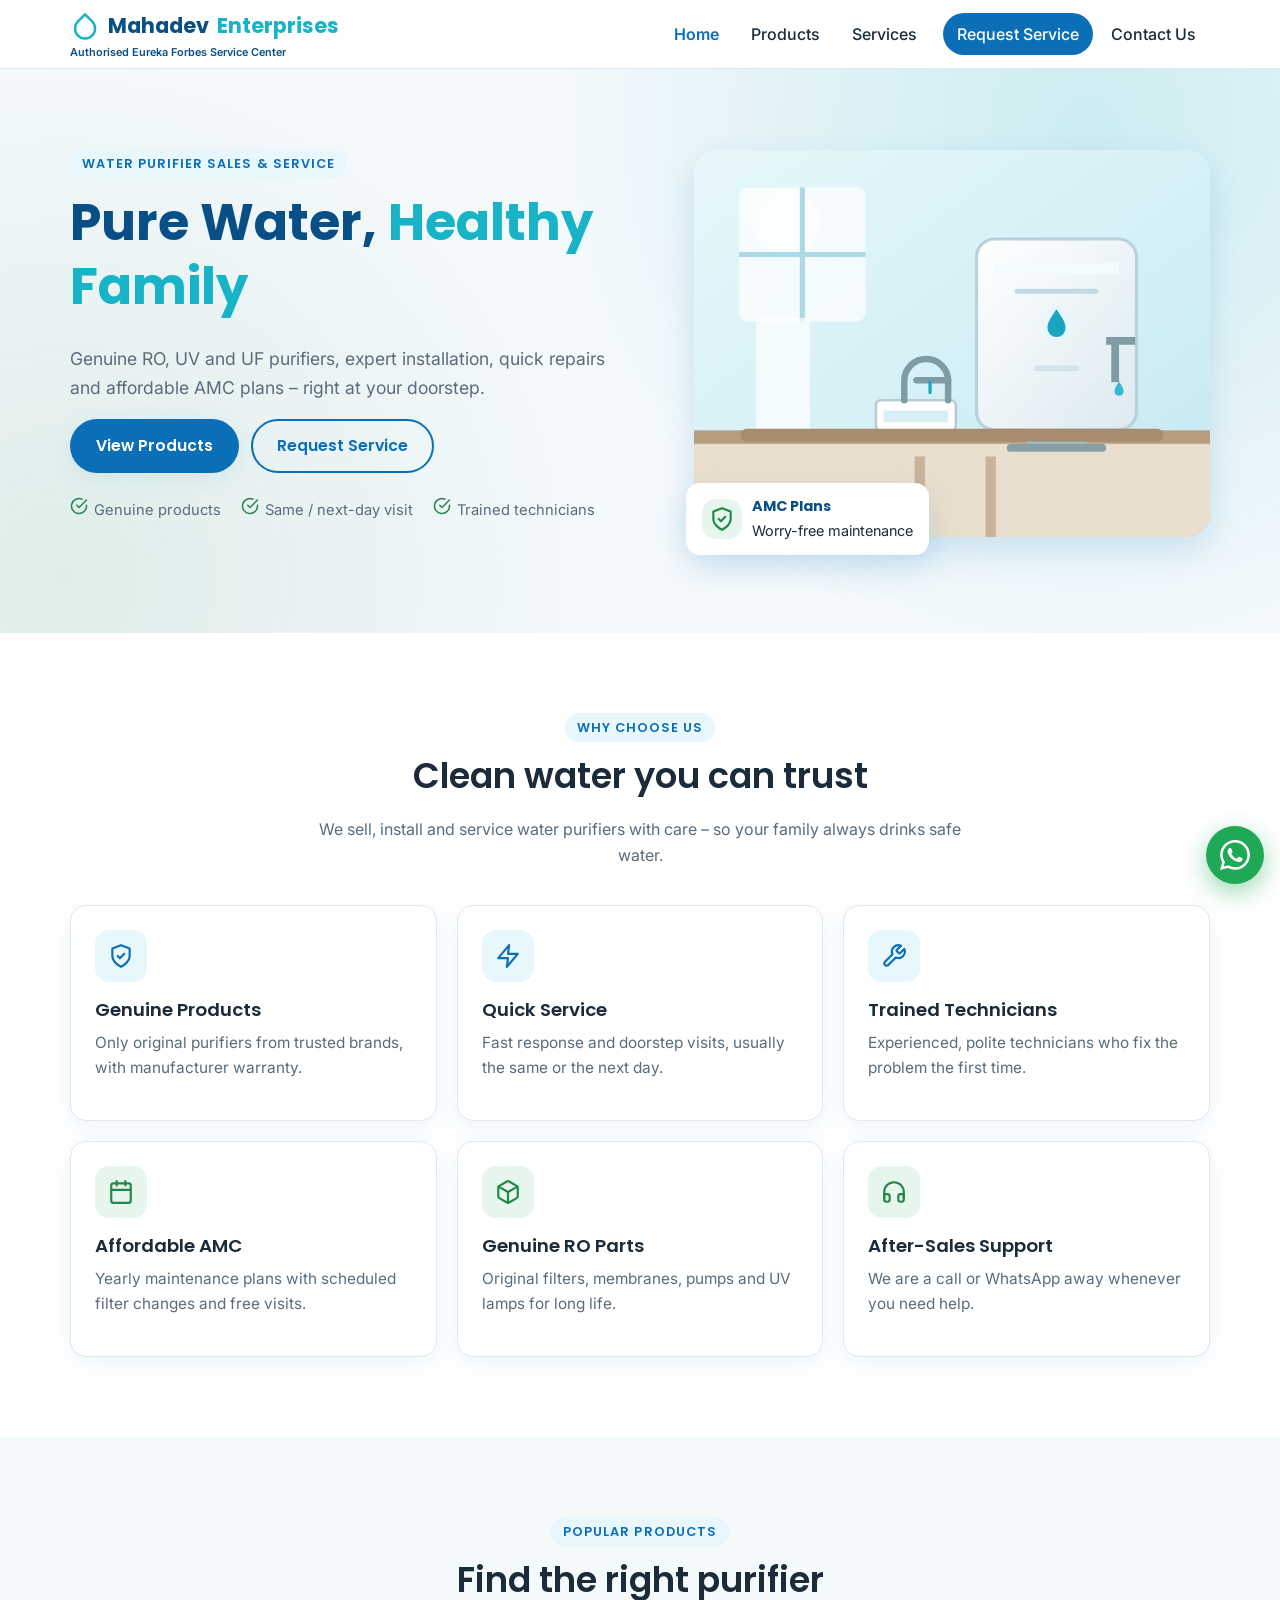
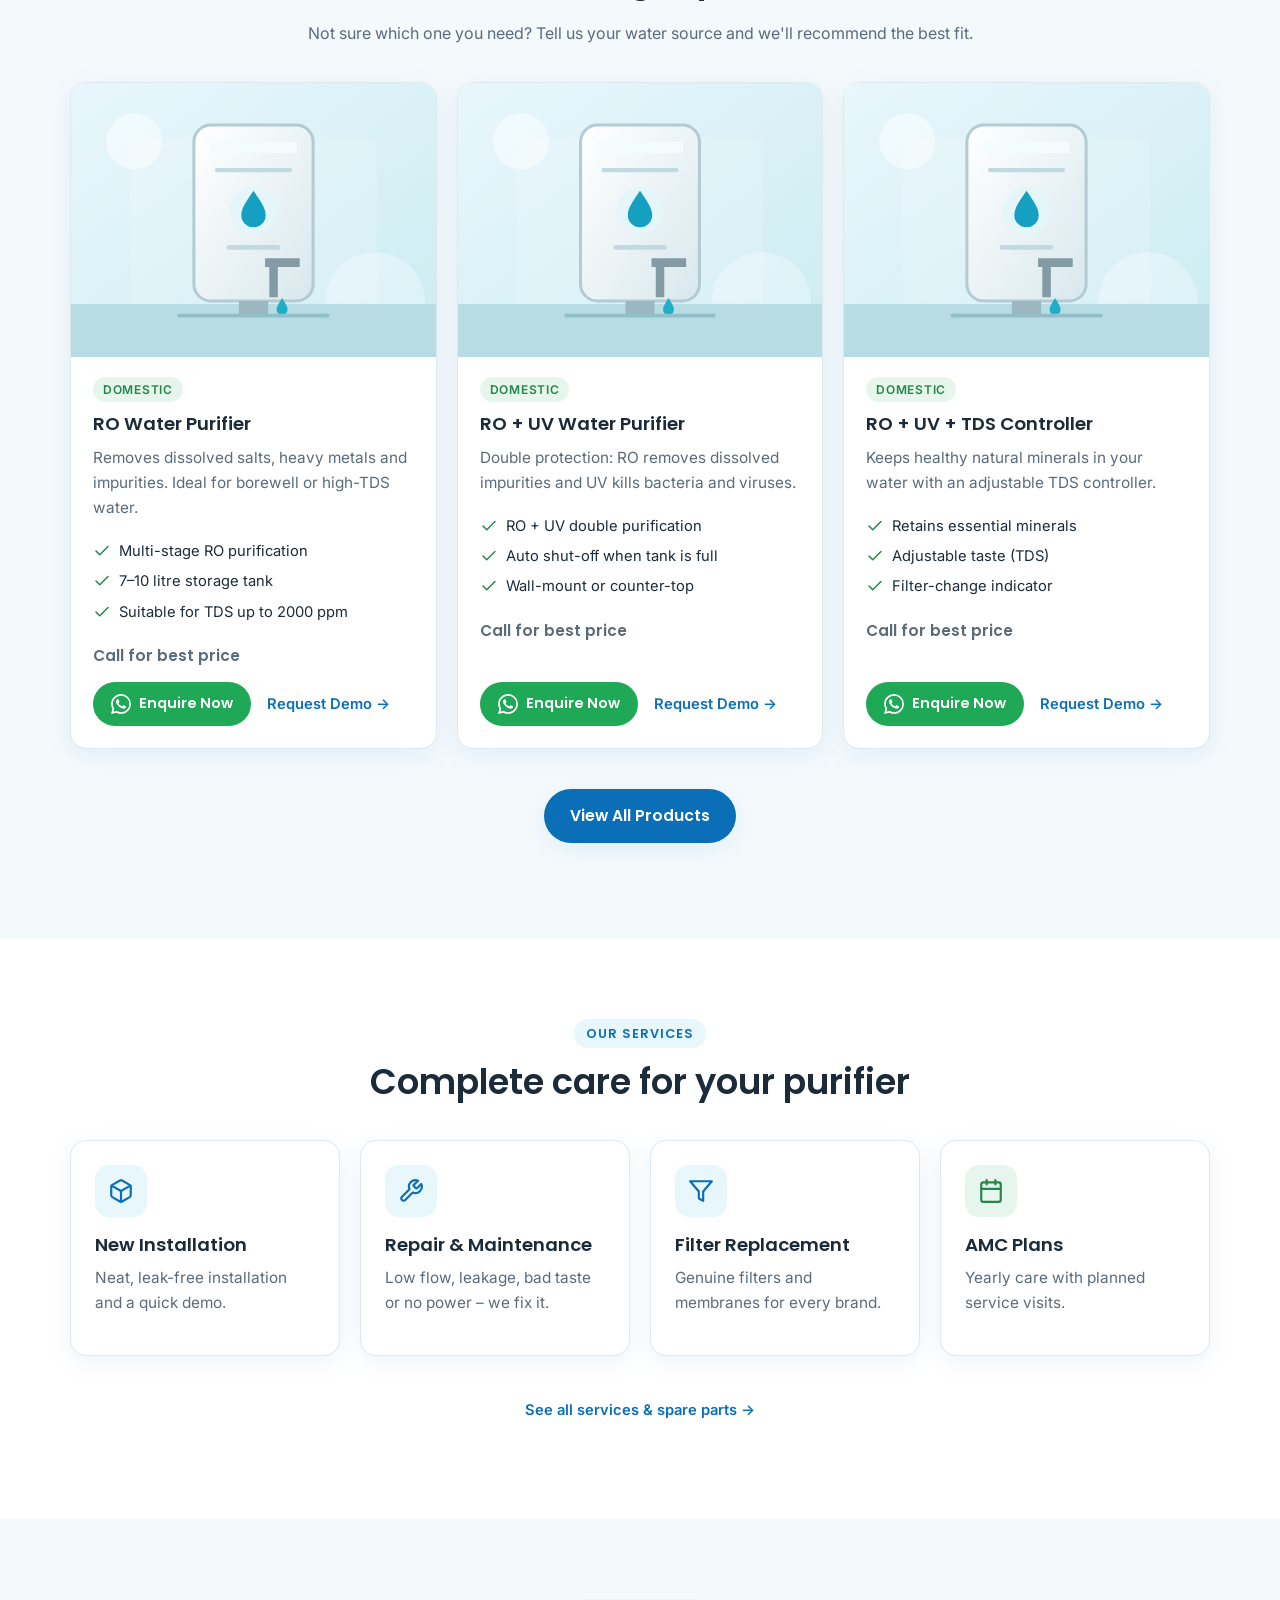
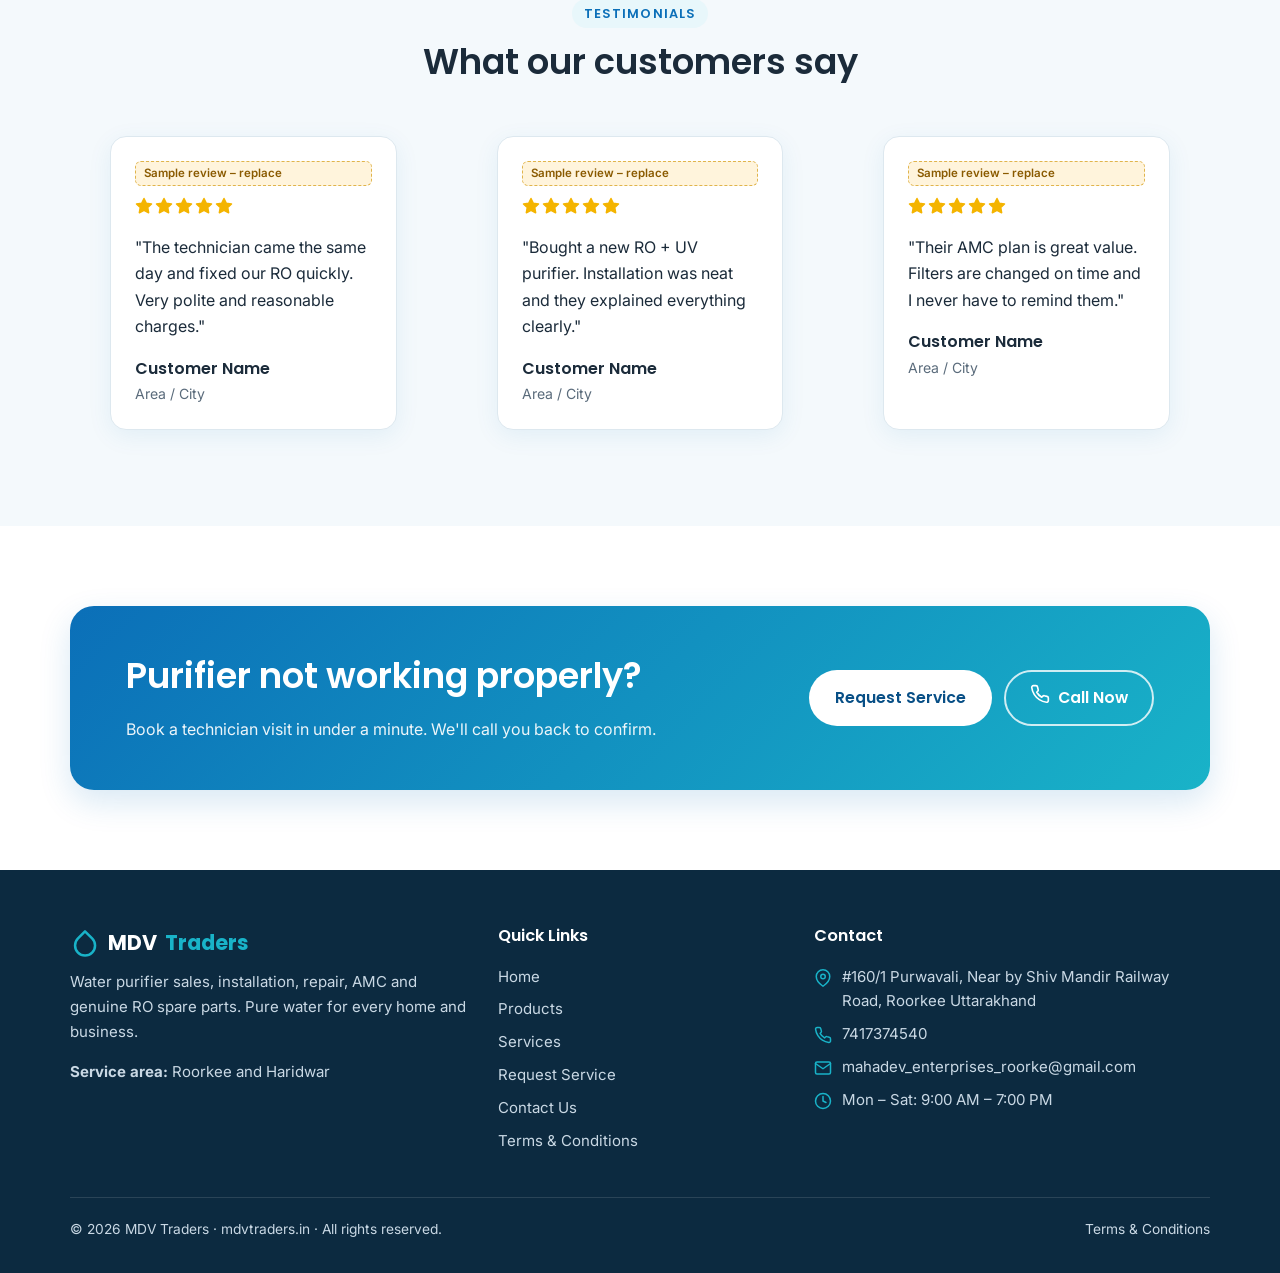
<file: mdv-traders/index.html>
<!DOCTYPE html>
<html lang="en">
<head>
  <meta charset="UTF-8">
  <meta name="viewport" content="width=device-width, initial-scale=1">
  <title>Mahadev Enterprises | Water Purifier Sales, Service &amp; RO Repair</title>
  <meta name="description" content="Mahadev Enterprises – RO, UV and UF water purifier sales, installation, repair, AMC and genuine RO spare parts. Quick doorstep service by trained technicians.">
  <link rel="canonical" href="https://mdvtraders.in/">

  <!-- Open Graph (how the page looks when shared on WhatsApp / Facebook) -->
  <meta property="og:type" content="website">
  <meta property="og:site_name" content="Mahadev Enterprises">
  <meta property="og:title" content="Mahadev Enterprises | Pure Water, Healthy Family">
  <meta property="og:description" content="Water purifier sales, installation, repair, AMC and genuine RO spare parts.">
  <meta property="og:url" content="https://mdvtraders.in/">
  <!-- PLACEHOLDER: upload a 1200x630 image to /images/og-image.jpg -->
  <meta property="og:image" content="https://mdvtraders.in/images/og-image.jpg">
  <meta name="twitter:card" content="summary_large_image">

  <!-- Favicon (PLACEHOLDER: replace favicon.svg with your logo) -->
  <link rel="icon" href="favicon.svg" type="image/svg+xml">

  <!-- Google Fonts -->
  <link rel="preconnect" href="https://fonts.googleapis.com">
  <link rel="preconnect" href="https://fonts.gstatic.com" crossorigin>
  <link href="https://fonts.googleapis.com/css2?family=Inter:wght@400;500;600&family=Poppins:wght@500;600;700&display=swap" rel="stylesheet">

  <link rel="stylesheet" href="style.css">
  <script src="script.js" defer></script>

  <!-- LocalBusiness schema for Google. PLACEHOLDERS: replace the [ADD ...] values -->
  <script type="application/ld+json">
  {
    "@context": "https://schema.org",
    "@type": "LocalBusiness",
    "name": "Mahadev Enterprises",
    "description": "Water purifier sales, installation, repair, AMC and genuine RO spare parts.",
    "url": "https://mdvtraders.in/",
    "image": "https://mdvtraders.in/images/og-image.jpg",
   "telephone": "7417374540",
    "email": "mahadev_enterprises_roorke@gmail.com",
    "address": {
      "@type": "PostalAddress",
      "streetAddress": "#160/1 Purwavali",
      "addressLocality": "Near by Shiv Mandir Railway Road",
      "addressRegion": "Roorkee Uttarakhand",
      "postalCode": "247667",
      "addressCountry": "IN"
    },
    "areaServed": "Roorkee and Haridwar",
    "openingHours": "[ADD HOURS e.g. Mo-Sa 09:00-19:00]"
    "priceRange": "₹₹"
  }
  </script>
</head>
<body data-page="home">
  <a class="skip-link" href="#main">Skip to main content</a>
  <div id="site-header"></div>

  <main id="main">
    <!-- ===== HERO ===== -->
    <section class="hero">
      <div class="container hero__grid">
        <div>
          <span class="eyebrow">Water Purifier Sales &amp; Service</span>
          <h1>Pure Water, <em>Healthy Family</em></h1>
          <p class="hero__lead">Genuine RO, UV and UF purifiers, expert installation, quick repairs and affordable AMC plans – right at your doorstep.</p>
          <div class="btn-row">
            <a class="btn btn--primary" href="products.html">View Products</a>
            <a class="btn btn--outline" href="service-request.html">Request Service</a>
          </div>
          <ul class="hero__badges">
            <li><span data-icon="checkCircle"></span>Genuine products</li>
            <li><span data-icon="checkCircle"></span>Same / next-day visit</li>
            <li><span data-icon="checkCircle"></span>Trained technicians</li>
          </ul>
        </div>
        <div class="hero__media">
          <img src="./images/purifier-hero.svg" alt="Modern water purifier installed in a home kitchen" width="800" height="600" fetchpriority="high">
          <div class="hero__float">
            <span class="icon-badge icon-badge--green" data-icon="shield"></span>
            <div><strong>AMC Plans</strong>Worry-free maintenance</div>
          </div>
        </div>
      </div>
    </section>

    <!-- ===== WHY CHOOSE US ===== -->
    <section class="section">
      <div class="container">
        <div class="section-head">
          <span class="eyebrow">Why choose us</span>
          <h2>Clean water you can trust</h2>
          <p>We sell, install and service water purifiers with care – so your family always drinks safe water.</p>
        </div>
        <div class="grid grid--3">
          <div class="card"><span class="icon-badge" data-icon="shield"></span><h3>Genuine Products</h3><p>Only original purifiers from trusted brands, with manufacturer warranty.</p></div>
          <div class="card"><span class="icon-badge" data-icon="zap"></span><h3>Quick Service</h3><p>Fast response and doorstep visits, usually the same or the next day.</p></div>
          <div class="card"><span class="icon-badge" data-icon="tool"></span><h3>Trained Technicians</h3><p>Experienced, polite technicians who fix the problem the first time.</p></div>
          <div class="card"><span class="icon-badge icon-badge--green" data-icon="calendar"></span><h3>Affordable AMC</h3><p>Yearly maintenance plans with scheduled filter changes and free visits.</p></div>
          <div class="card"><span class="icon-badge icon-badge--green" data-icon="package"></span><h3>Genuine RO Parts</h3><p>Original filters, membranes, pumps and UV lamps for long life.</p></div>
          <div class="card"><span class="icon-badge icon-badge--green" data-icon="headset"></span><h3>After-Sales Support</h3><p>We are a call or WhatsApp away whenever you need help.</p></div>
        </div>
      </div>
    </section>

    <!-- ===== POPULAR PRODUCTS (filled from script.js) ===== -->
    <section class="section section--soft">
      <div class="container">
        <div class="section-head">
          <span class="eyebrow">Popular products</span>
          <h2>Find the right purifier</h2>
          <p>Not sure which one you need? Tell us your water source and we'll recommend the best fit.</p>
        </div>
        <div class="grid grid--3" id="product-preview"></div>
        <p class="text-center mt-lg"><a class="btn btn--primary" href="products.html">View All Products</a></p>
      </div>
    </section>

    <!-- ===== SERVICES PREVIEW ===== -->
    <section class="section">
      <div class="container">
        <div class="section-head">
          <span class="eyebrow">Our services</span>
          <h2>Complete care for your purifier</h2>
        </div>
        <div class="grid grid--4">
          <div class="card"><span class="icon-badge" data-icon="package"></span><h3>New Installation</h3><p>Neat, leak-free installation and a quick demo.</p></div>
          <div class="card"><span class="icon-badge" data-icon="tool"></span><h3>Repair &amp; Maintenance</h3><p>Low flow, leakage, bad taste or no power – we fix it.</p></div>
          <div class="card"><span class="icon-badge" data-icon="filter"></span><h3>Filter Replacement</h3><p>Genuine filters and membranes for every brand.</p></div>
          <div class="card"><span class="icon-badge icon-badge--green" data-icon="calendar"></span><h3>AMC Plans</h3><p>Yearly care with planned service visits.</p></div>
        </div>
        <p class="text-center mt-lg"><a class="link-arrow" href="services.html">See all services &amp; spare parts</a></p>
      </div>
    </section>

    <!-- ===== TESTIMONIALS (PLACEHOLDERS – replace with real customer reviews) ===== -->
    <section class="section section--soft">
      <div class="container">
        <div class="section-head">
          <span class="eyebrow">Testimonials</span>
          <h2>What our customers say</h2>
        </div>
        <div class="grid grid--3">
          <figure class="card testimonial">
            <span class="placeholder-tag">Sample review – replace</span>
            <div class="stars" aria-label="5 out of 5 stars"><span data-icon="star"></span><span data-icon="star"></span><span data-icon="star"></span><span data-icon="star"></span><span data-icon="star"></span></div>
            <blockquote>"The technician came the same day and fixed our RO quickly. Very polite and reasonable charges."</blockquote>
            <figcaption>Customer Name<span>Area / City</span></figcaption>
          </figure>
          <figure class="card testimonial">
            <span class="placeholder-tag">Sample review – replace</span>
            <div class="stars" aria-label="5 out of 5 stars"><span data-icon="star"></span><span data-icon="star"></span><span data-icon="star"></span><span data-icon="star"></span><span data-icon="star"></span></div>
            <blockquote>"Bought a new RO + UV purifier. Installation was neat and they explained everything clearly."</blockquote>
            <figcaption>Customer Name<span>Area / City</span></figcaption>
          </figure>
          <figure class="card testimonial">
            <span class="placeholder-tag">Sample review – replace</span>
            <div class="stars" aria-label="5 out of 5 stars"><span data-icon="star"></span><span data-icon="star"></span><span data-icon="star"></span><span data-icon="star"></span><span data-icon="star"></span></div>
            <blockquote>"Their AMC plan is great value. Filters are changed on time and I never have to remind them."</blockquote>
            <figcaption>Customer Name<span>Area / City</span></figcaption>
          </figure>
        </div>
      </div>
    </section>

    <!-- ===== CALL TO ACTION ===== -->
    <section class="section">
      <div class="container">
        <div class="cta-strip">
          <div>
            <h2>Purifier not working properly?</h2>
            <p>Book a technician visit in under a minute. We'll call you back to confirm.</p>
          </div>
          <div class="btn-row">
            <a class="btn btn--light" href="service-request.html">Request Service</a>
            <a class="btn btn--ghost-light" data-href="tel" href="#"><span data-icon="phone"></span>Call Now</a>
          </div>
        </div>
      </div>
    </section>
  </main>

  <div id="site-footer"></div>
</body>
</html>
</file>
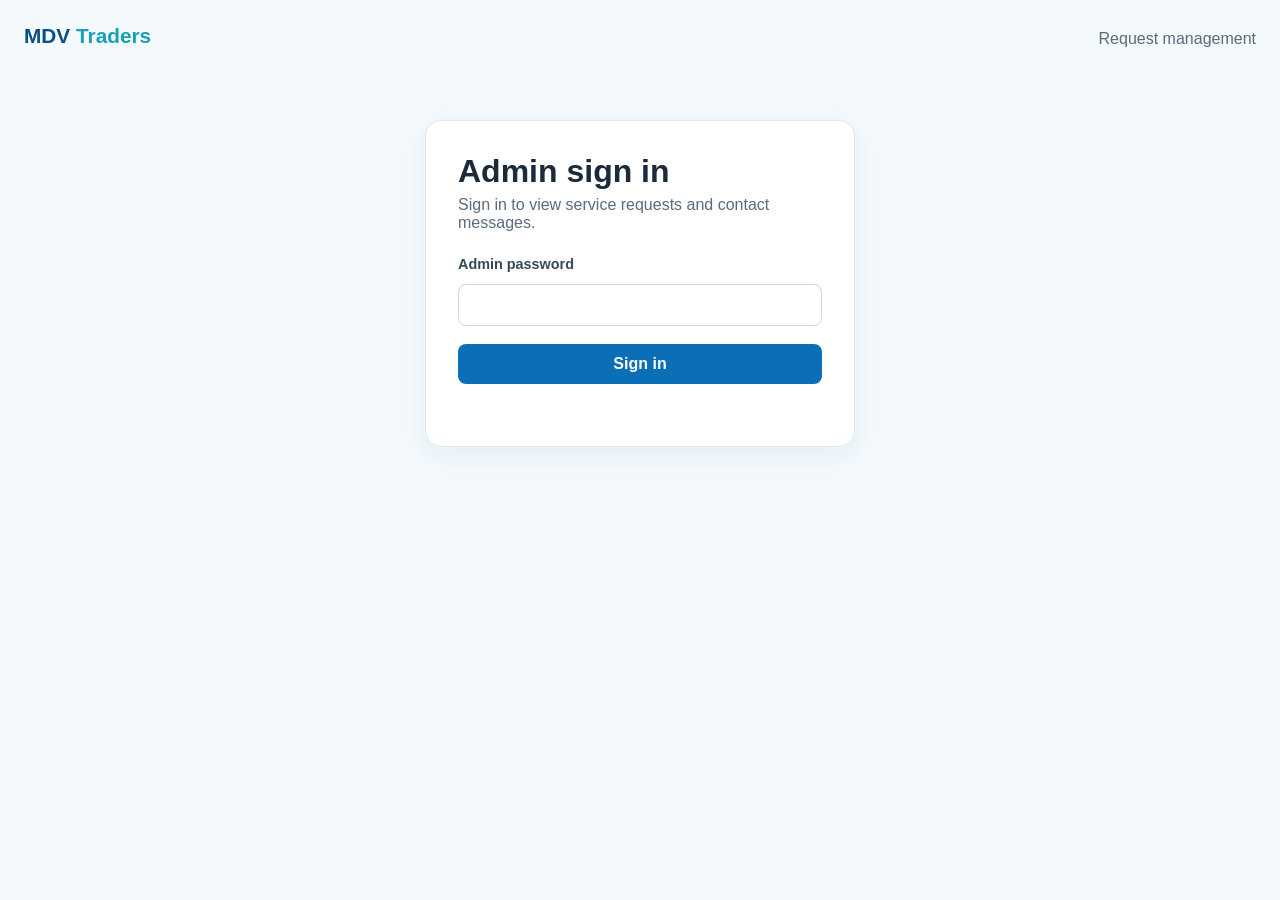
<file: mdv-traders/admin.html>
<!DOCTYPE html>
<html lang="en">
<head>
  <meta charset="UTF-8">
  <meta name="viewport" content="width=device-width, initial-scale=1">
  <meta name="robots" content="noindex, nofollow">
  <title>Admin Dashboard | MDV Traders</title>
  <link rel="icon" href="favicon.svg" type="image/svg+xml">
  <link rel="stylesheet" href="admin.css">
  <script src="admin.js" defer></script>
</head>
<body>
  <main class="admin-shell">
    <header class="admin-header">
      <a class="admin-brand" href="index.html">MDV <span>Traders</span></a>
      <p>Request management</p>
    </header>

    <section class="login-card" id="login-panel" aria-labelledby="login-title">
      <h1 id="login-title">Admin sign in</h1>
      <p>Sign in to view service requests and contact messages.</p>
      <form id="login-form">
        <label for="password">Admin password</label>
        <input id="password" name="password" type="password" autocomplete="current-password" required>
        <button class="button button--primary" type="submit">Sign in</button>
      </form>
      <p class="notice" id="login-notice" role="status" aria-live="polite"></p>
    </section>

    <section class="dashboard" id="dashboard" hidden aria-labelledby="dashboard-title">
      <div class="dashboard-heading">
        <div>
          <h1 id="dashboard-title">Customer queries</h1>
          <p>Service requests and contact messages</p>
        </div>
        <button class="button button--secondary" id="logout-button" type="button">Sign out</button>
      </div>

      <div class="toolbar" aria-label="Query filters">
        <label class="search-control" for="search-input">
          Search
          <input id="search-input" type="search" placeholder="Name, phone, message, request ID…">
        </label>
        <label for="type-filter">Query type
          <select id="type-filter">
            <option value="all">All queries</option>
            <option value="service">Service requests</option>
            <option value="contact">Contact messages</option>
          </select>
        </label>
        <label for="status-filter">Status
          <select id="status-filter">
            <option value="">All statuses</option>
            <option value="new">New</option>
            <option value="assigned">Assigned</option>
            <option value="in progress">In Progress</option>
            <option value="done">Done</option>
            <option value="closed">Closed</option>
          </select>
        </label>
        <label for="page-size">Rows per page
          <select id="page-size">
            <option value="10">10</option>
            <option value="25" selected>25</option>
            <option value="50">50</option>
          </select>
        </label>
      </div>

      <p class="notice" id="dashboard-notice" role="status" aria-live="polite"></p>
      <div class="table-frame">
        <table>
          <thead>
            <tr>
              <th scope="col">Type</th>
              <th scope="col">Reference ID</th>
              <th scope="col">Received</th>
              <th scope="col">Name</th>
              <th scope="col">Phone</th>
              <th scope="col">Alternate</th>
              <th scope="col">Email</th>
              <th scope="col">Address</th>
              <th scope="col">Pincode</th>
              <th scope="col">Product / Model</th>
              <th scope="col">Service / Message</th>
              <th scope="col">Problem</th>
              <th scope="col">Preferred date</th>
              <th scope="col">Time slot</th>
              <th scope="col">Status</th>
            </tr>
          </thead>
          <tbody id="query-rows"></tbody>
        </table>
      </div>
      <footer class="table-footer">
        <p id="result-count" aria-live="polite"></p>
        <div class="pagination">
          <button class="button button--secondary" id="previous-page" type="button">Previous</button>
          <span id="page-indicator"></span>
          <button class="button button--secondary" id="next-page" type="button">Next</button>
        </div>
      </footer>
    </section>
  </main>
</body>
</html>
</file>
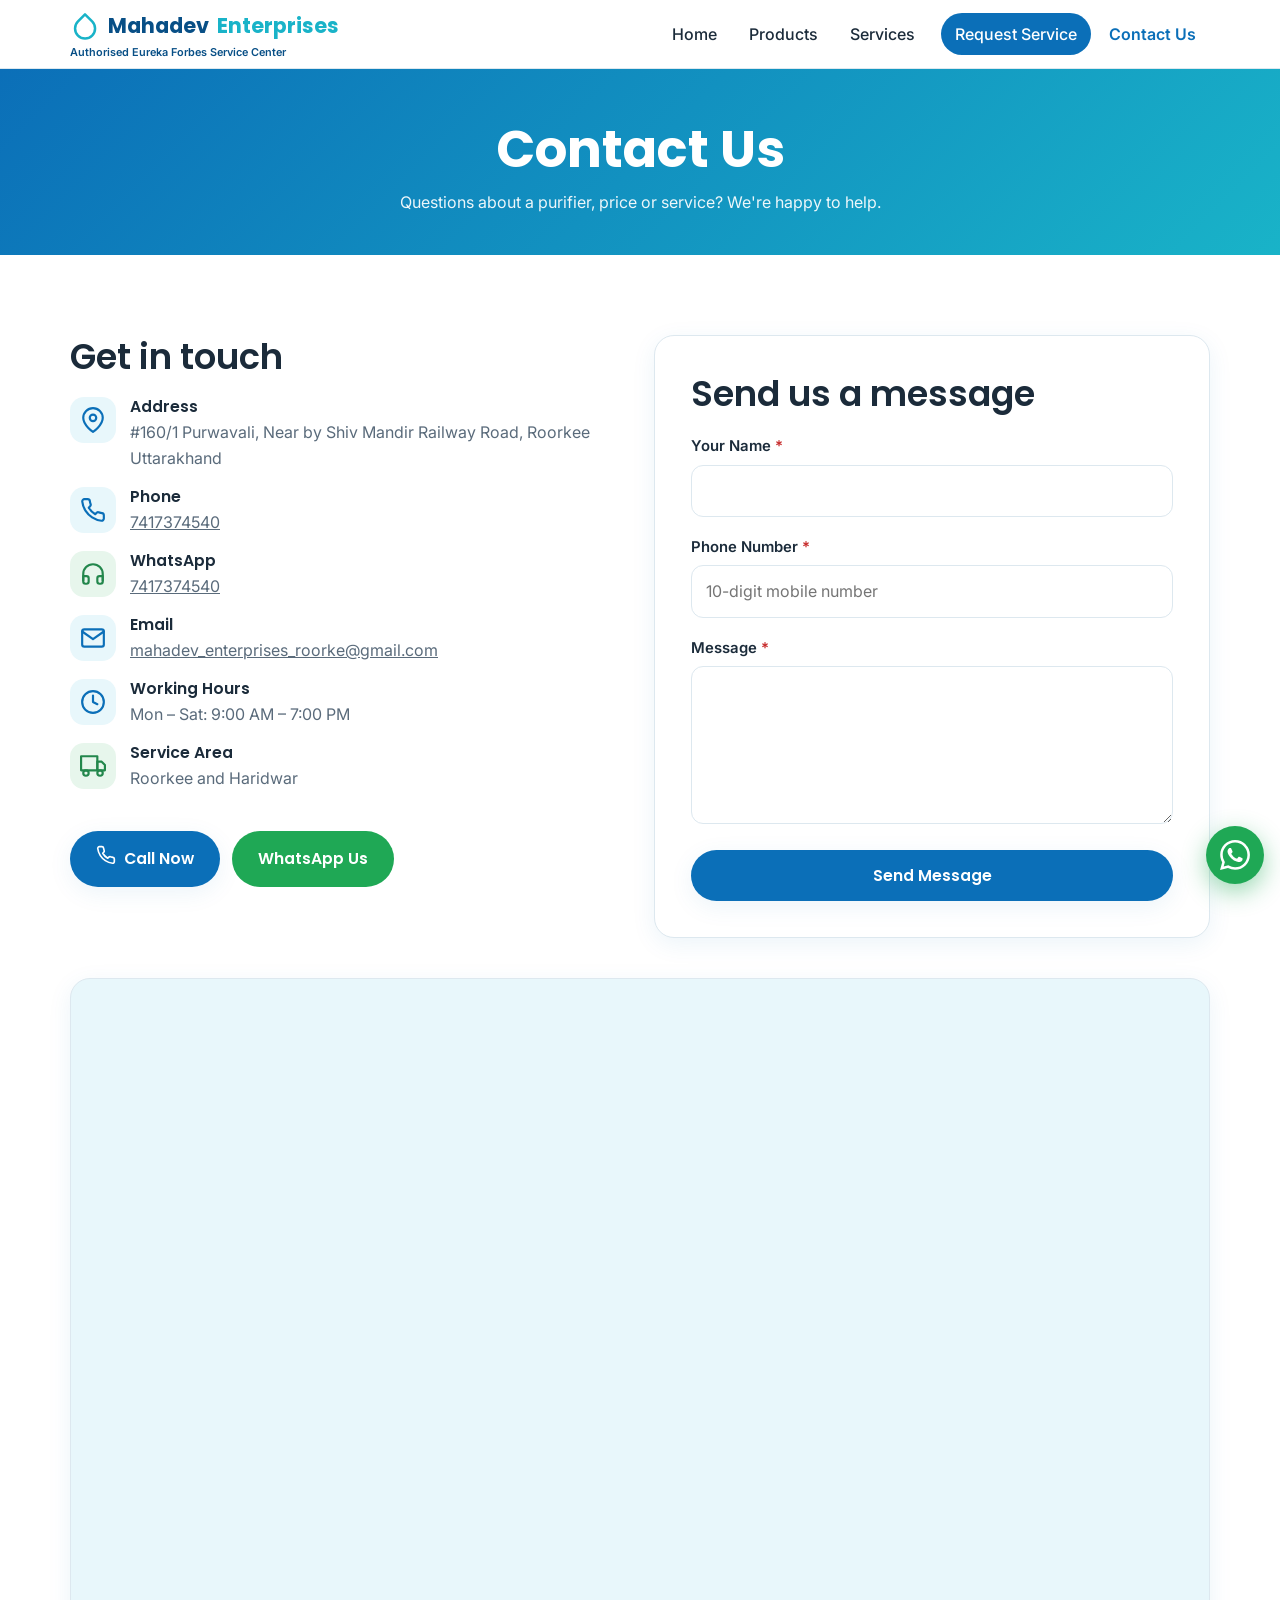
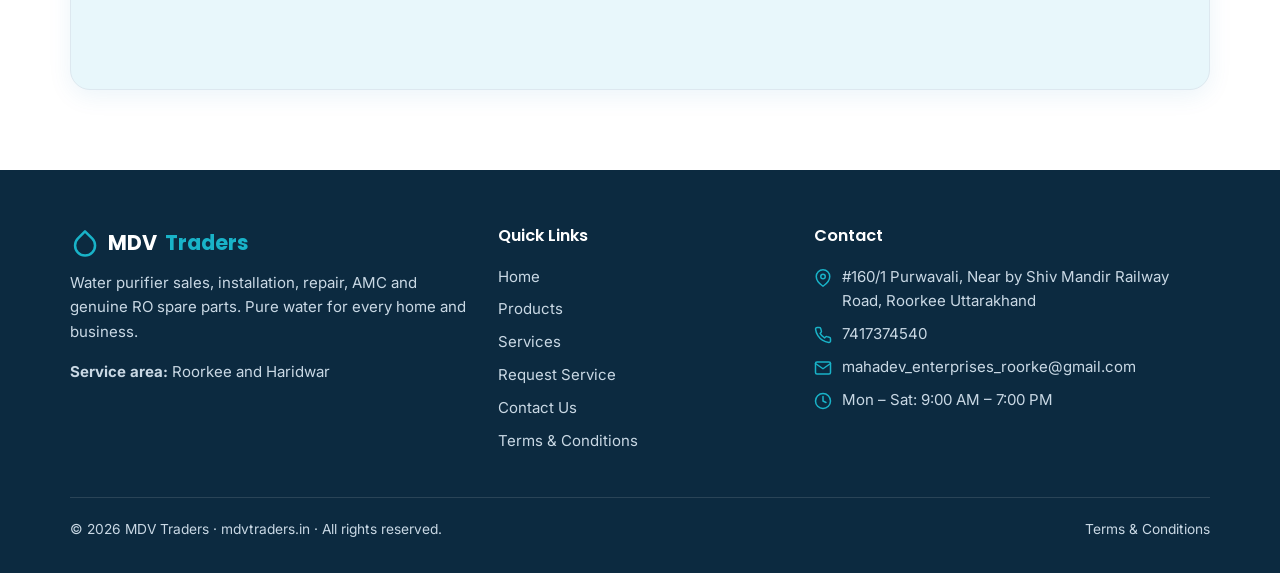
<file: mdv-traders/contact.html>
<!DOCTYPE html>
<html lang="en">
<head>
  <meta charset="UTF-8">
  <meta name="viewport" content="width=device-width, initial-scale=1">
  <title>Contact Mahadev Enterprises | Call or WhatsApp for Water Purifier Help</title>
  <meta name="description" content="Contact Mahadev Enterprises for water purifier sales, service and spare parts. Call, WhatsApp, email or visit our shop. Working hours and location map.">
  <link rel="canonical" href="https://mdvtraders.in/contact.html">

  <meta property="og:type" content="website">
  <meta property="og:site_name" content="Mahadev Enterprises">
  <meta property="og:title" content="Contact Us | Mahadev Enterprises">
  <meta property="og:description" content="Call, WhatsApp or visit Mahadev Enterprises for water purifier sales and service.">
  <meta property="og:url" content="https://mdvtraders.in/contact.html">
  <meta property="og:image" content="https://mdvtraders.in/images/og-image.jpg">
  <meta name="twitter:card" content="summary_large_image">

  <link rel="icon" href="favicon.svg" type="image/svg+xml">
  <link rel="preconnect" href="https://fonts.googleapis.com">
  <link rel="preconnect" href="https://fonts.gstatic.com" crossorigin>
  <link href="https://fonts.googleapis.com/css2?family=Inter:wght@400;500;600&family=Poppins:wght@500;600;700&display=swap" rel="stylesheet">
  <link rel="stylesheet" href="style.css">
  <script src="script.js" defer></script>

  <!-- LocalBusiness schema. PLACEHOLDERS: replace the [ADD ...] values (same as index.html) -->
  <script type="application/ld+json">
  {
    "@context": "https://schema.org",
    "@type": "LocalBusiness",
    "name": "Mahadev Enterprises",
    "description": "Water purifier sales, installation, repair, AMC and genuine RO spare parts.",
    "url": "https://mdvtraders.in/",
    "image": "https://mdvtraders.in/images/og-image.jpg",
    "telephone": "7417374540",
    "email": "mahadev_enterprises_roorke@gmail.com",
    "address": {
      "@type": "PostalAddress",
      "streetAddress": "#160/1 Purwavali",
      "addressLocality": "Near by Shiv Mandir Railway Road",
      "addressRegion": "Roorkee Uttarakhand",
      "postalCode": "247667",
      "addressCountry": "IN"
    },
    "areaServed": "Roorkee and Haridwar",
    "openingHours": "[ADD HOURS e.g. Mo-Sa 09:00-19:00]"
  }
  </script>
</head>
<body data-page="contact">
  <a class="skip-link" href="#main">Skip to main content</a>
  <div id="site-header"></div>

  <main id="main">
    <section class="page-banner">
      <div class="container">
        <h1>Contact Us</h1>
        <p>Questions about a purifier, price or service? We're happy to help.</p>
      </div>
    </section>

    <section class="section">
      <div class="container contact-layout">
        <!-- Contact details (filled from BUSINESS in script.js) -->
        <div>
          <h2>Get in touch</h2>
          <ul class="contact-list">
            <li class="contact-item"><span class="icon-badge" data-icon="pin"></span><div><h3>Address</h3><p data-biz="address">[ADD ADDRESS]</p></div></li>
            <li class="contact-item"><span class="icon-badge" data-icon="phone"></span><div><h3>Phone</h3><a data-href="tel" data-biz="phone" href="#">[ADD NUMBER]</a></div></li>
            <li class="contact-item"><span class="icon-badge icon-badge--green" data-icon="headset"></span><div><h3>WhatsApp</h3><a data-href="whatsapp" data-biz="phone" href="#">[ADD NUMBER]</a></div></li>
            <li class="contact-item"><span class="icon-badge" data-icon="mail"></span><div><h3>Email</h3><a data-href="mailto" data-biz="email" href="#">[ADD EMAIL]</a></div></li>
            <li class="contact-item"><span class="icon-badge" data-icon="clock"></span><div><h3>Working Hours</h3><p data-biz="hours">[ADD HOURS]</p></div></li>
            <li class="contact-item"><span class="icon-badge icon-badge--green" data-icon="truck"></span><div><h3>Service Area</h3><p data-biz="serviceArea">[ADD CITIES / AREAS]</p></div></li>
          </ul>
          <div class="btn-row mt-lg">
            <a class="btn btn--primary" data-href="tel" href="#"><span data-icon="phone"></span>Call Now</a>
            <a class="btn btn--whatsapp" data-href="whatsapp" data-message="Hi Mahadev Enterprises, I have a question." href="#">WhatsApp Us</a>
          </div>
        </div>

        <!-- Contact form – saved to the "Contacts" tab of your Google Sheet -->
        <div class="form-card">
          <h2>Send us a message</h2>
          <form data-form="contact" novalidate>
            <div class="form-grid">
              <div class="field field--full">
                <label for="fullName">Your Name <span class="req" aria-hidden="true">*</span></label>
                <input type="text" id="fullName" name="fullName" autocomplete="name" maxlength="100" required aria-describedby="fullName-error">
                <p class="error-msg" id="fullName-error" aria-live="polite"></p>
              </div>
              <div class="field field--full">
                <label for="mobile">Phone Number <span class="req" aria-hidden="true">*</span></label>
                <input type="tel" id="mobile" name="mobile" inputmode="numeric" autocomplete="tel-national" maxlength="14" placeholder="10-digit mobile number" required aria-describedby="mobile-error">
                <p class="error-msg" id="mobile-error" aria-live="polite"></p>
              </div>
              <div class="field field--full">
                <label for="message">Message <span class="req" aria-hidden="true">*</span></label>
                <textarea id="message" name="message" rows="5" maxlength="1000" required aria-describedby="message-error"></textarea>
                <p class="error-msg" id="message-error" aria-live="polite"></p>
              </div>

              <div class="field field--full">
                <button class="btn btn--primary btn--block" type="submit">Send Message</button>
              </div>
            </div>
            <div class="form-status" role="status" aria-live="polite" hidden></div>
          </form>
        </div>
      </div>

      <!-- Google Map – PLACEHOLDER:
           1. Open Google Maps, search your shop, click Share > Embed a map > Copy HTML
           2. Replace the src="..." below with the src from the copied code
                   <iframe
            src="https://www.google.com/maps?q=India&output=embed"
            title="Mahadev Enterprises location on Google Maps (placeholder)"
            loading="lazy"
            referrerpolicy="no-referrer-when-downgrade"
            allowfullscreen></iframe>
           -->
      <div class="container mt-lg">
        <div class="map-wrap">
  
            <iframe src="https://www.google.com/maps/embed?pb=!1m14!1m12!1m3!1d545.8720005371576!2d77.8786940694696!3d29.859750709666358!2m3!1f0!2f0!3f0!3m2!1i1024!2i768!4f13.1!5e1!3m2!1sen!2sus!4v1793719957295!5m2!1sen!2sus" width="600" height="450" style="border:0;" allowfullscreen="" loading="lazy" referrerpolicy="strict-origin-when-cross-origin"></iframe>
        </div>
      </div>
    </section>
  </main>

  <div id="site-footer"></div>
</body>
</html>
</file>
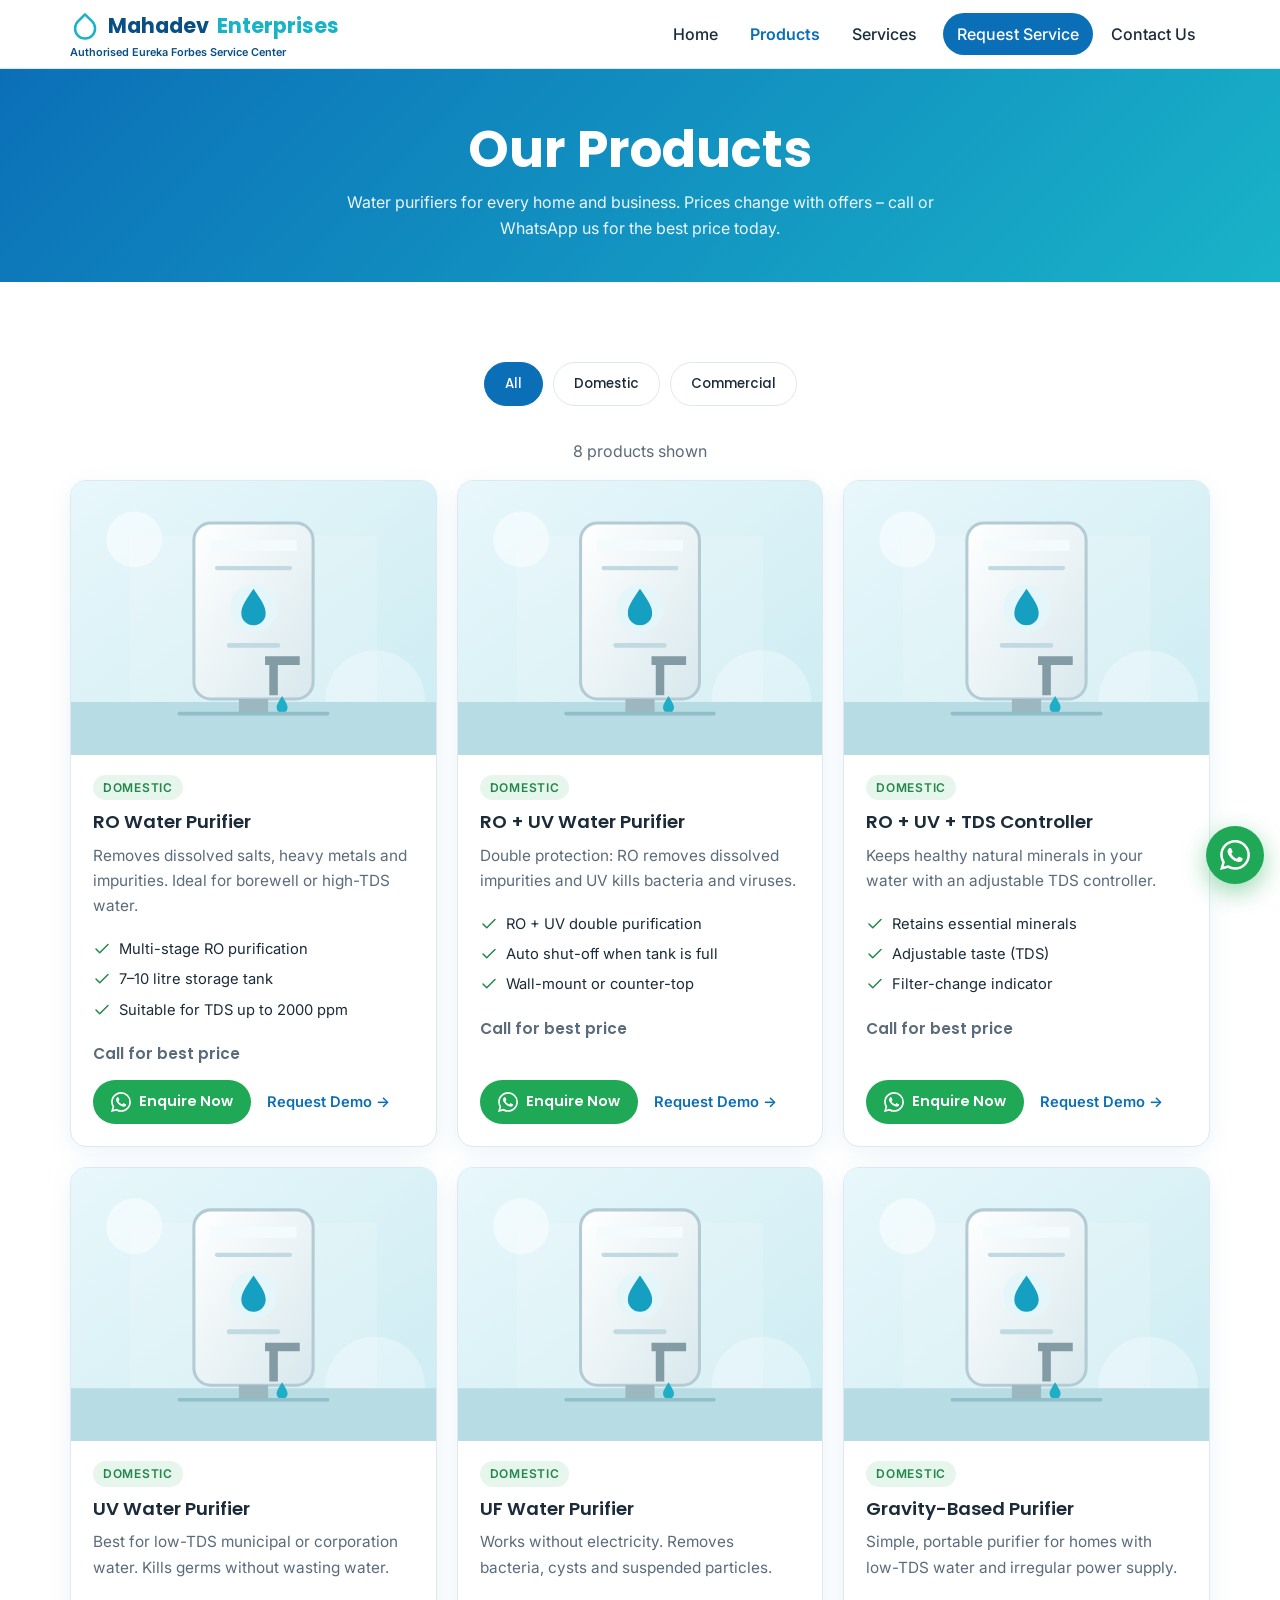
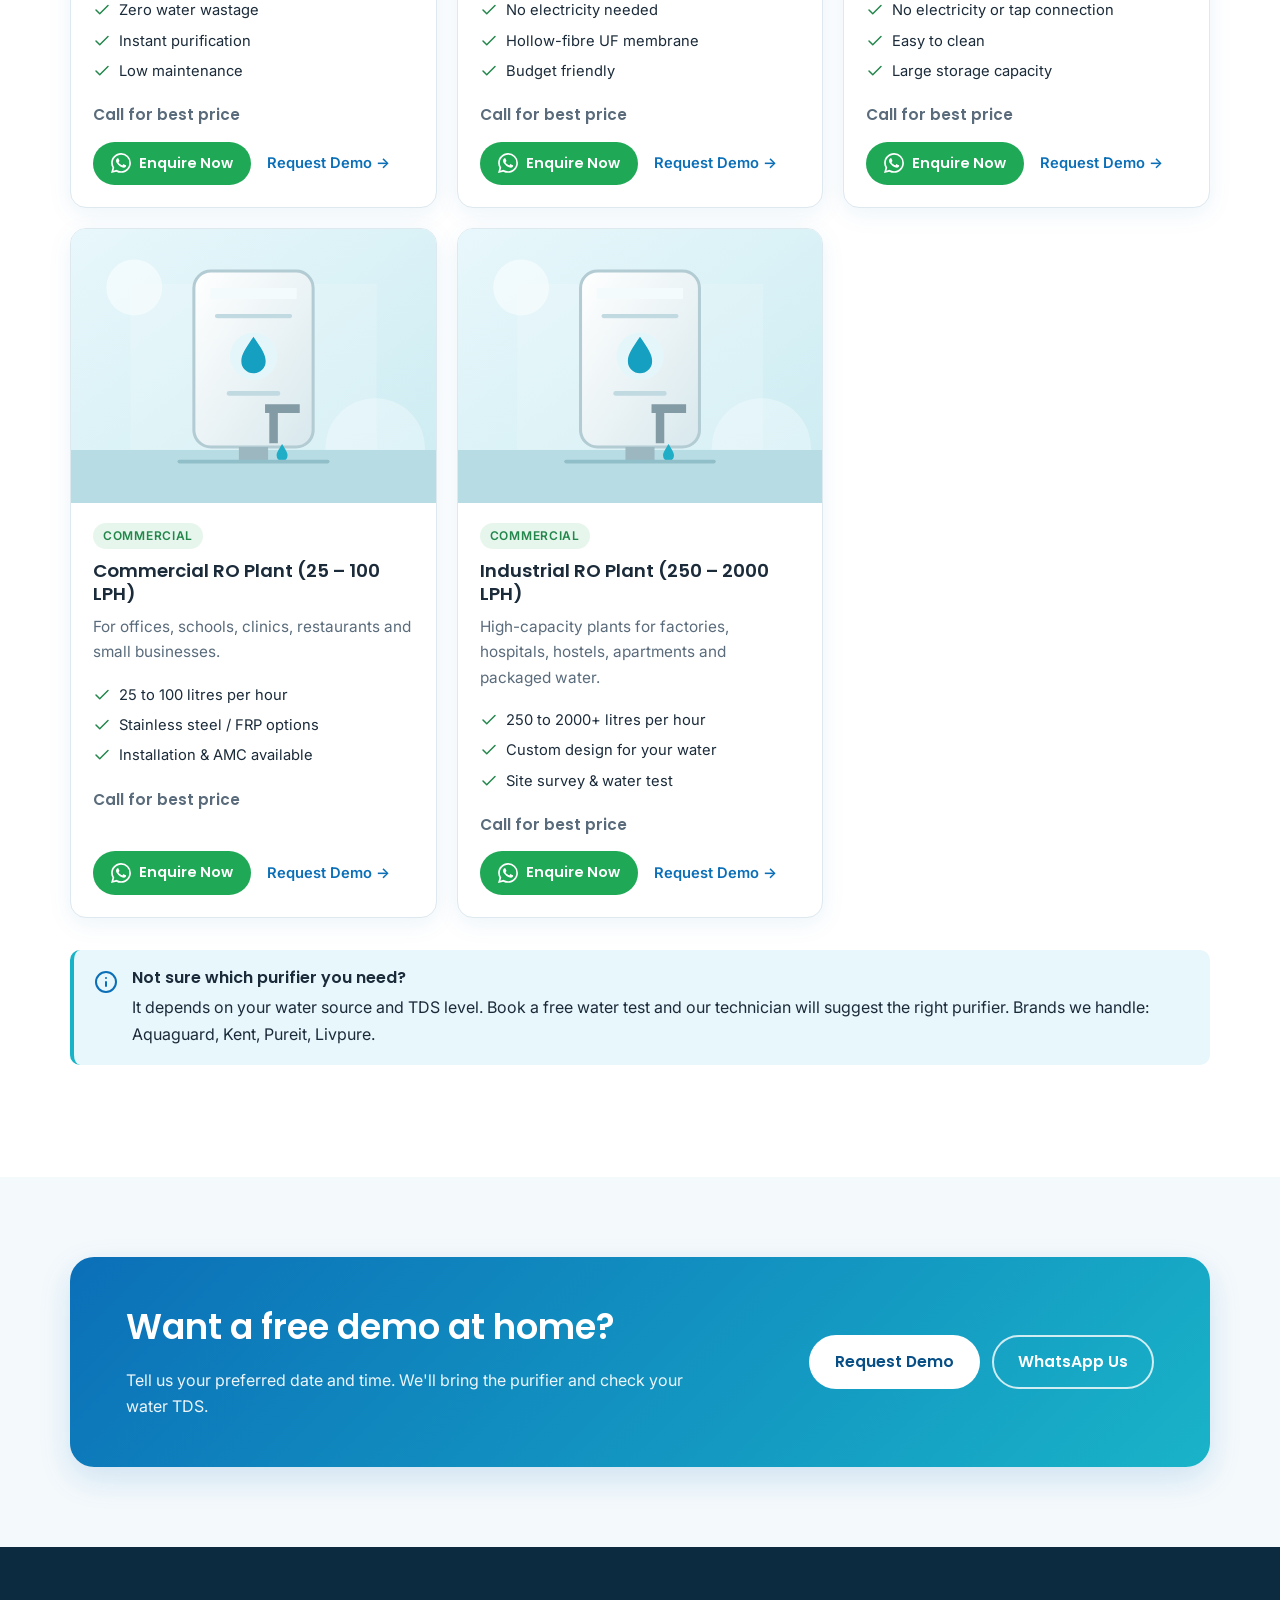
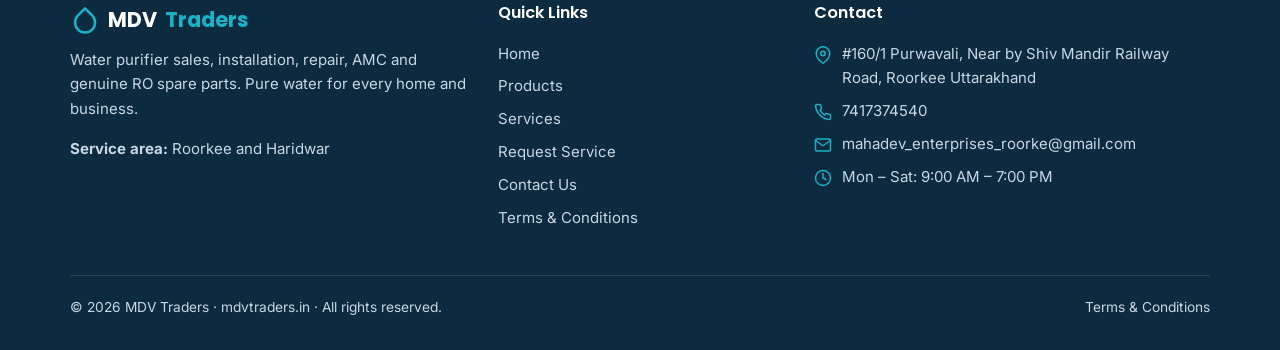
<file: mdv-traders/products.html>
<!DOCTYPE html>
<html lang="en">
<head>
  <meta charset="UTF-8">
  <meta name="viewport" content="width=device-width, initial-scale=1">
  <title>Water Purifiers – RO, UV, UF &amp; Commercial RO Plants | Mahadev Enterprises</title>
  <meta name="description" content="Browse RO, RO+UV, RO+UV+TDS, UV, UF, gravity-based purifiers and commercial RO plants from Mahadev Enterprises. Call or WhatsApp for the best price.">
  <link rel="canonical" href="https://mdvtraders.in/products.html">

  <meta property="og:type" content="website">
  <meta property="og:site_name" content="Mahadev Enterprises">
  <meta property="og:title" content="Water Purifiers &amp; RO Plants | Mahadev Enterprises">
  <meta property="og:description" content="Domestic and commercial water purifiers. Call for the best price.">
  <meta property="og:url" content="https://mdvtraders.in/products.html">
  <meta property="og:image" content="https://mdvtraders.in/images/og-image.jpg">
  <meta name="twitter:card" content="summary_large_image">

  <link rel="icon" href="favicon.svg" type="image/svg+xml">
  <link rel="preconnect" href="https://fonts.googleapis.com">
  <link rel="preconnect" href="https://fonts.gstatic.com" crossorigin>
  <link href="https://fonts.googleapis.com/css2?family=Inter:wght@400;500;600&family=Poppins:wght@500;600;700&display=swap" rel="stylesheet">
  <link rel="stylesheet" href="style.css">
  <script src="script.js" defer></script>
</head>
<body data-page="products">
  <a class="skip-link" href="#main">Skip to main content</a>
  <div id="site-header"></div>

  <main id="main">
    <section class="page-banner">
      <div class="container">
        <h1>Our Products</h1>
        <p>Water purifiers for every home and business. Prices change with offers – call or WhatsApp us for the best price today.</p>
      </div>
    </section>

    <section class="section">
      <div class="container">
        <!-- Category filter (works with the "category" value in the PRODUCTS list in script.js) -->
        <div class="filters" role="group" aria-label="Filter products by category">
          <button class="filter-btn" type="button" data-filter="all" aria-pressed="true">All</button>
          <button class="filter-btn" type="button" data-filter="domestic" aria-pressed="false">Domestic</button>
          <button class="filter-btn" type="button" data-filter="commercial" aria-pressed="false">Commercial</button>
        </div>
        <p class="text-center muted" id="product-count" aria-live="polite"></p>

        <!-- Product cards are created by script.js from the PRODUCTS list -->
        <div class="grid grid--3" id="product-grid">
          <noscript><p>Please enable JavaScript to see our products, or call us for details.</p></noscript>
        </div>

        <div class="note">
          <span data-icon="info"></span>
          <div>
            <h3>Not sure which purifier you need?</h3>
            <p style="margin:0">It depends on your water source and TDS level. Book a free water test and our technician will suggest the right purifier. Brands we handle: <span data-biz="brands"></span>.</p>
          </div>
        </div>
      </div>
    </section>

    <section class="section section--soft">
      <div class="container">
        <div class="cta-strip">
          <div>
            <h2>Want a free demo at home?</h2>
            <p>Tell us your preferred date and time. We'll bring the purifier and check your water TDS.</p>
          </div>
          <div class="btn-row">
            <a class="btn btn--light" href="service-request.html?service=Installation">Request Demo</a>
            <a class="btn btn--ghost-light" data-href="whatsapp" data-message="Hi Mahadev Enterprises, I want to buy a water purifier. Please help me choose." href="#">WhatsApp Us</a>
          </div>
        </div>
      </div>
    </section>
  </main>

  <div id="site-footer"></div>
</body>
</html>
</file>
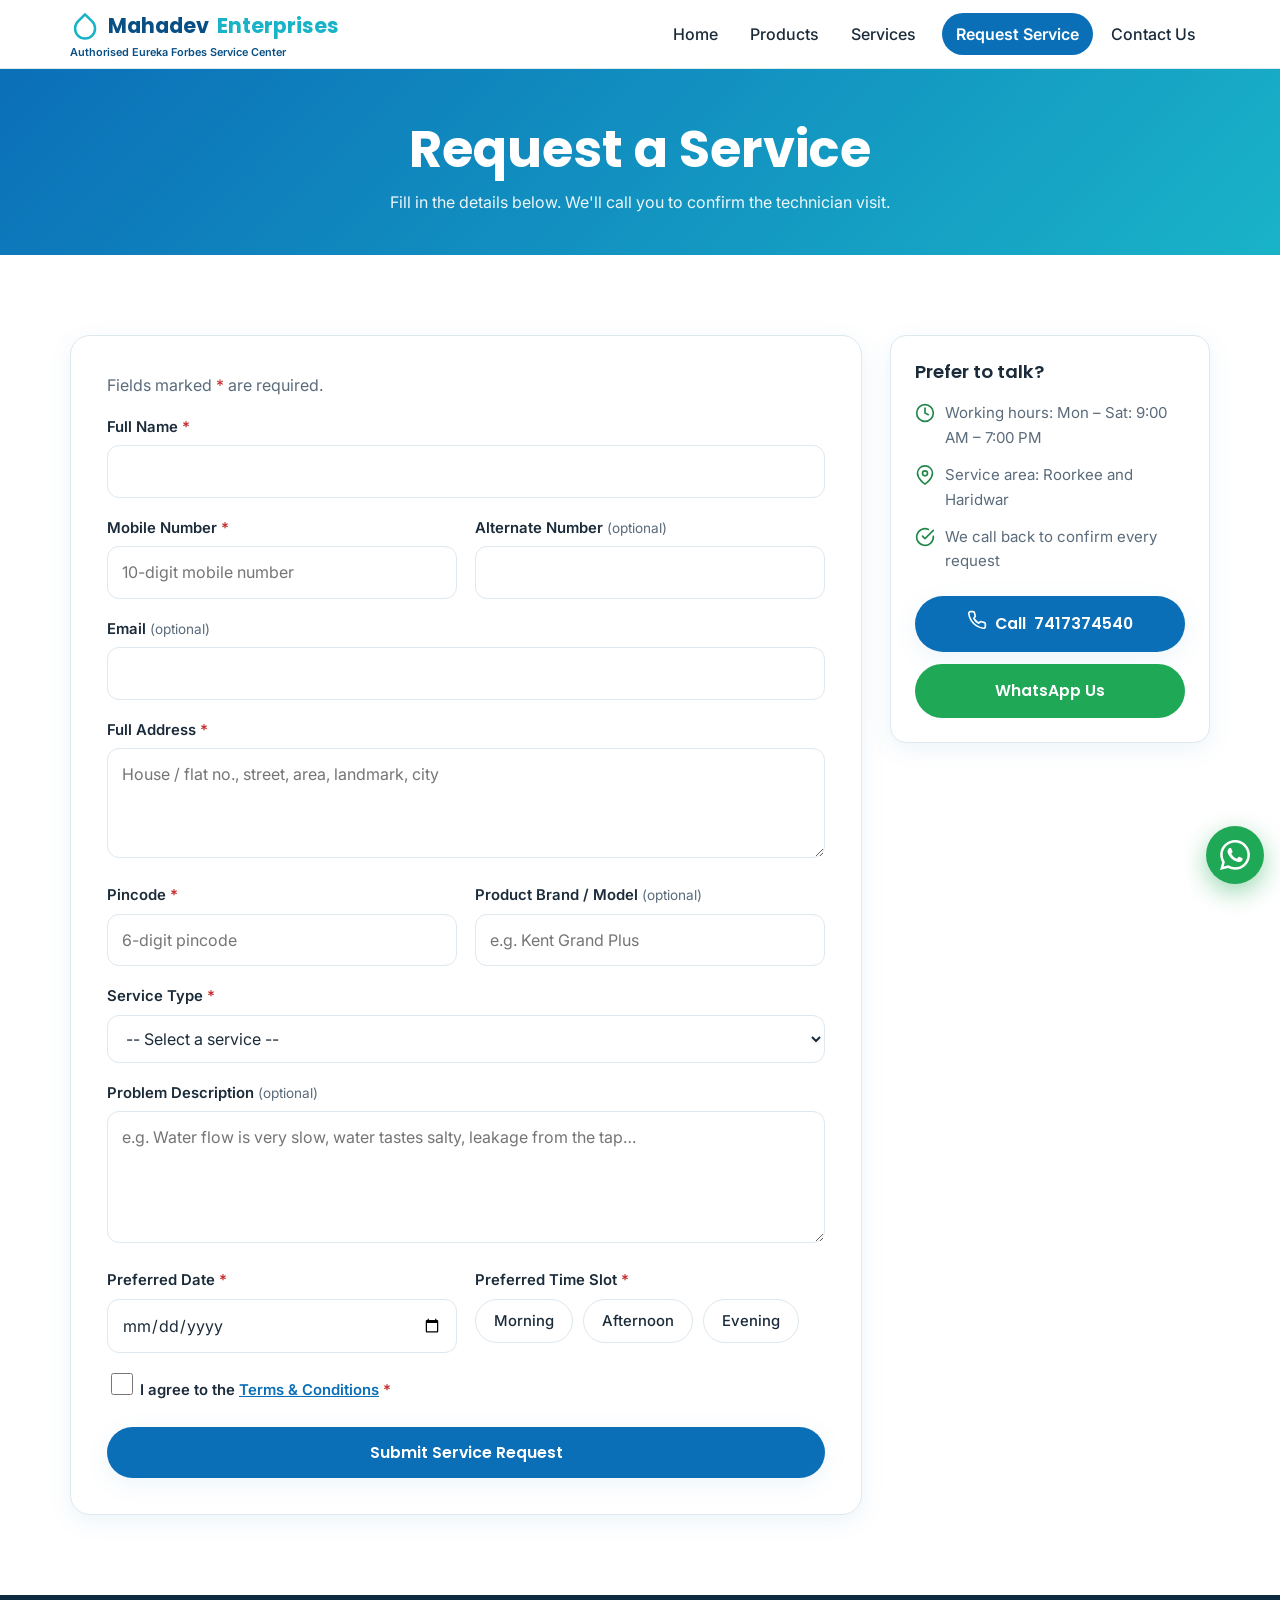
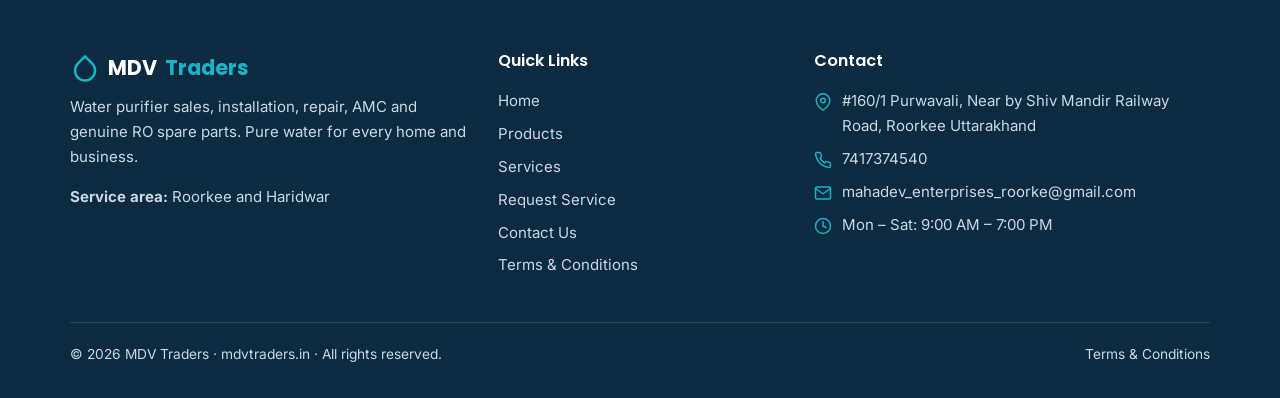
<file: mdv-traders/service-request.html>
<!DOCTYPE html>
<html lang="en">
<head>
  <meta charset="UTF-8">
  <meta name="viewport" content="width=device-width, initial-scale=1">
  <title>Book a Water Purifier Service Online | MDV Traders</title>
  <meta name="description" content="Book RO installation, repair, filter change, AMC or relocation online. Choose your preferred date and time – MDV Traders will call you to confirm.">
  <link rel="canonical" href="https://mdvtraders.in/service-request.html">

  <meta property="og:type" content="website">
  <meta property="og:site_name" content="MDV Traders">
  <meta property="og:title" content="Request a Service | MDV Traders">
  <meta property="og:description" content="Book a water purifier technician visit in under a minute.">
  <meta property="og:url" content="https://mdvtraders.in/service-request.html">
  <meta property="og:image" content="https://mdvtraders.in/images/og-image.jpg">
  <meta name="twitter:card" content="summary_large_image">

  <link rel="icon" href="favicon.svg" type="image/svg+xml">
  <link rel="preconnect" href="https://fonts.googleapis.com">
  <link rel="preconnect" href="https://fonts.gstatic.com" crossorigin>
  <link href="https://fonts.googleapis.com/css2?family=Inter:wght@400;500;600&family=Poppins:wght@500;600;700&display=swap" rel="stylesheet">
  <link rel="stylesheet" href="style.css">
  <script src="script.js" defer></script>
</head>
<body data-page="request">
  <a class="skip-link" href="#main">Skip to main content</a>
  <div id="site-header"></div>

  <main id="main">
    <section class="page-banner">
      <div class="container">
        <h1>Request a Service</h1>
        <p>Fill in the details below. We'll call you to confirm the technician visit.</p>
      </div>
    </section>

    <section class="section">
      <div class="container form-layout">
        <div class="form-card">
          <!-- data-form="service" tells script.js to validate and send this form -->
          <form data-form="service" novalidate>
            <p class="muted" style="margin-top:0">Fields marked <span class="req" style="color:var(--error)">*</span> are required.</p>

            <div class="form-grid">
              <div class="field field--full">
                <label for="fullName">Full Name <span class="req" aria-hidden="true">*</span></label>
                <input type="text" id="fullName" name="fullName" autocomplete="name" maxlength="100" required aria-describedby="fullName-error">
                <p class="error-msg" id="fullName-error" aria-live="polite"></p>
              </div>

              <div class="field">
                <label for="mobile">Mobile Number <span class="req" aria-hidden="true">*</span></label>
                <input type="tel" id="mobile" name="mobile" inputmode="numeric" autocomplete="tel-national" maxlength="14" placeholder="10-digit mobile number" required aria-describedby="mobile-error">
                <p class="error-msg" id="mobile-error" aria-live="polite"></p>
              </div>

              <div class="field">
                <label for="altMobile">Alternate Number <span class="hint">(optional)</span></label>
                <input type="tel" id="altMobile" name="altMobile" inputmode="numeric" maxlength="14" aria-describedby="altMobile-error">
                <p class="error-msg" id="altMobile-error" aria-live="polite"></p>
              </div>

              <div class="field field--full">
                <label for="email">Email <span class="hint">(optional)</span></label>
                <input type="email" id="email" name="email" autocomplete="email" maxlength="150" aria-describedby="email-error">
                <p class="error-msg" id="email-error" aria-live="polite"></p>
              </div>

              <div class="field field--full">
                <label for="address">Full Address <span class="req" aria-hidden="true">*</span></label>
                <textarea id="address" name="address" rows="3" autocomplete="street-address" maxlength="500" placeholder="House / flat no., street, area, landmark, city" required aria-describedby="address-error"></textarea>
                <p class="error-msg" id="address-error" aria-live="polite"></p>
              </div>

              <div class="field">
                <label for="pincode">Pincode <span class="req" aria-hidden="true">*</span></label>
                <input type="text" id="pincode" name="pincode" inputmode="numeric" autocomplete="postal-code" maxlength="6" placeholder="6-digit pincode" required aria-describedby="pincode-error">
                <p class="error-msg" id="pincode-error" aria-live="polite"></p>
              </div>

              <div class="field">
                <label for="product">Product Brand / Model <span class="hint">(optional)</span></label>
                <input type="text" id="product" name="product" maxlength="150" placeholder="e.g. Kent Grand Plus" aria-describedby="product-error">
                <p class="error-msg" id="product-error" aria-live="polite"></p>
              </div>

              <div class="field field--full">
                <label for="serviceType">Service Type <span class="req" aria-hidden="true">*</span></label>
                <select id="serviceType" name="serviceType" required aria-describedby="serviceType-error">
                  <option value="">-- Select a service --</option>
                  <option value="Installation">Installation</option>
                  <option value="Repair">Repair</option>
                  <option value="Filter/Membrane Change">Filter / Membrane Change</option>
                  <option value="AMC">AMC</option>
                  <option value="Uninstall/Relocate">Uninstall / Relocate</option>
                  <option value="Other">Other</option>
                </select>
                <p class="error-msg" id="serviceType-error" aria-live="polite"></p>
              </div>

              <div class="field field--full">
                <label for="problem">Problem Description <span class="hint">(optional)</span></label>
                <textarea id="problem" name="problem" rows="4" maxlength="1000" placeholder="e.g. Water flow is very slow, water tastes salty, leakage from the tap…" aria-describedby="problem-error"></textarea>
                <p class="error-msg" id="problem-error" aria-live="polite"></p>
              </div>

              <div class="field">
                <label for="preferredDate">Preferred Date <span class="req" aria-hidden="true">*</span></label>
                <!-- data-min-today: script.js blocks past dates -->
                <input type="date" id="preferredDate" name="preferredDate" data-min-today required aria-describedby="preferredDate-error">
                <p class="error-msg" id="preferredDate-error" aria-live="polite"></p>
              </div>

              <fieldset class="field">
                <legend>Preferred Time Slot <span class="req" aria-hidden="true">*</span></legend>
                <div class="radio-group">
                  <label class="radio-pill"><input type="radio" name="timeSlot" value="Morning (9 AM – 12 PM)" aria-describedby="timeSlot-error"><span>Morning</span></label>
                  <label class="radio-pill"><input type="radio" name="timeSlot" value="Afternoon (12 PM – 4 PM)"><span>Afternoon</span></label>
                  <label class="radio-pill"><input type="radio" name="timeSlot" value="Evening (4 PM – 7 PM)"><span>Evening</span></label>
                </div>
                <p class="error-msg" id="timeSlot-error" aria-live="polite"></p>
              </fieldset>

              <div class="field field--full">
                <label class="check" for="agree">
                  <input type="checkbox" id="agree" name="agree" required aria-describedby="agree-error">
                  <span>I agree to the <a href="terms.html" target="_blank" rel="noopener">Terms &amp; Conditions</a> <span class="req" aria-hidden="true">*</span></span>
                </label>
                <p class="error-msg" id="agree-error" aria-live="polite"></p>
              </div>

              <div class="field field--full">
                <button class="btn btn--primary btn--block" type="submit">Submit Service Request</button>
              </div>
            </div>

            <!-- Success / error message appears here -->
            <div class="form-status" role="status" aria-live="polite" hidden></div>
          </form>
        </div>

        <aside class="card aside-card" aria-label="Need help?">
          <h3>Prefer to talk?</h3>
          <ul>
            <li><span data-icon="clock"></span><span>Working hours: <span data-biz="hours"></span></span></li>
            <li><span data-icon="pin"></span><span>Service area: <span data-biz="serviceArea"></span></span></li>
            <li><span data-icon="checkCircle"></span><span>We call back to confirm every request</span></li>
          </ul>
          <div class="btn-row">
            <a class="btn btn--primary btn--block" data-href="tel" href="#"><span data-icon="phone"></span>Call <span data-biz="phone"></span></a>
            <a class="btn btn--whatsapp btn--block" data-href="whatsapp" data-message="Hi MDV Traders, I want to book a service for my water purifier." href="#">WhatsApp Us</a>
          </div>
        </aside>
      </div>
    </section>
  </main>

  <div id="site-footer"></div>
</body>
</html>
</file>
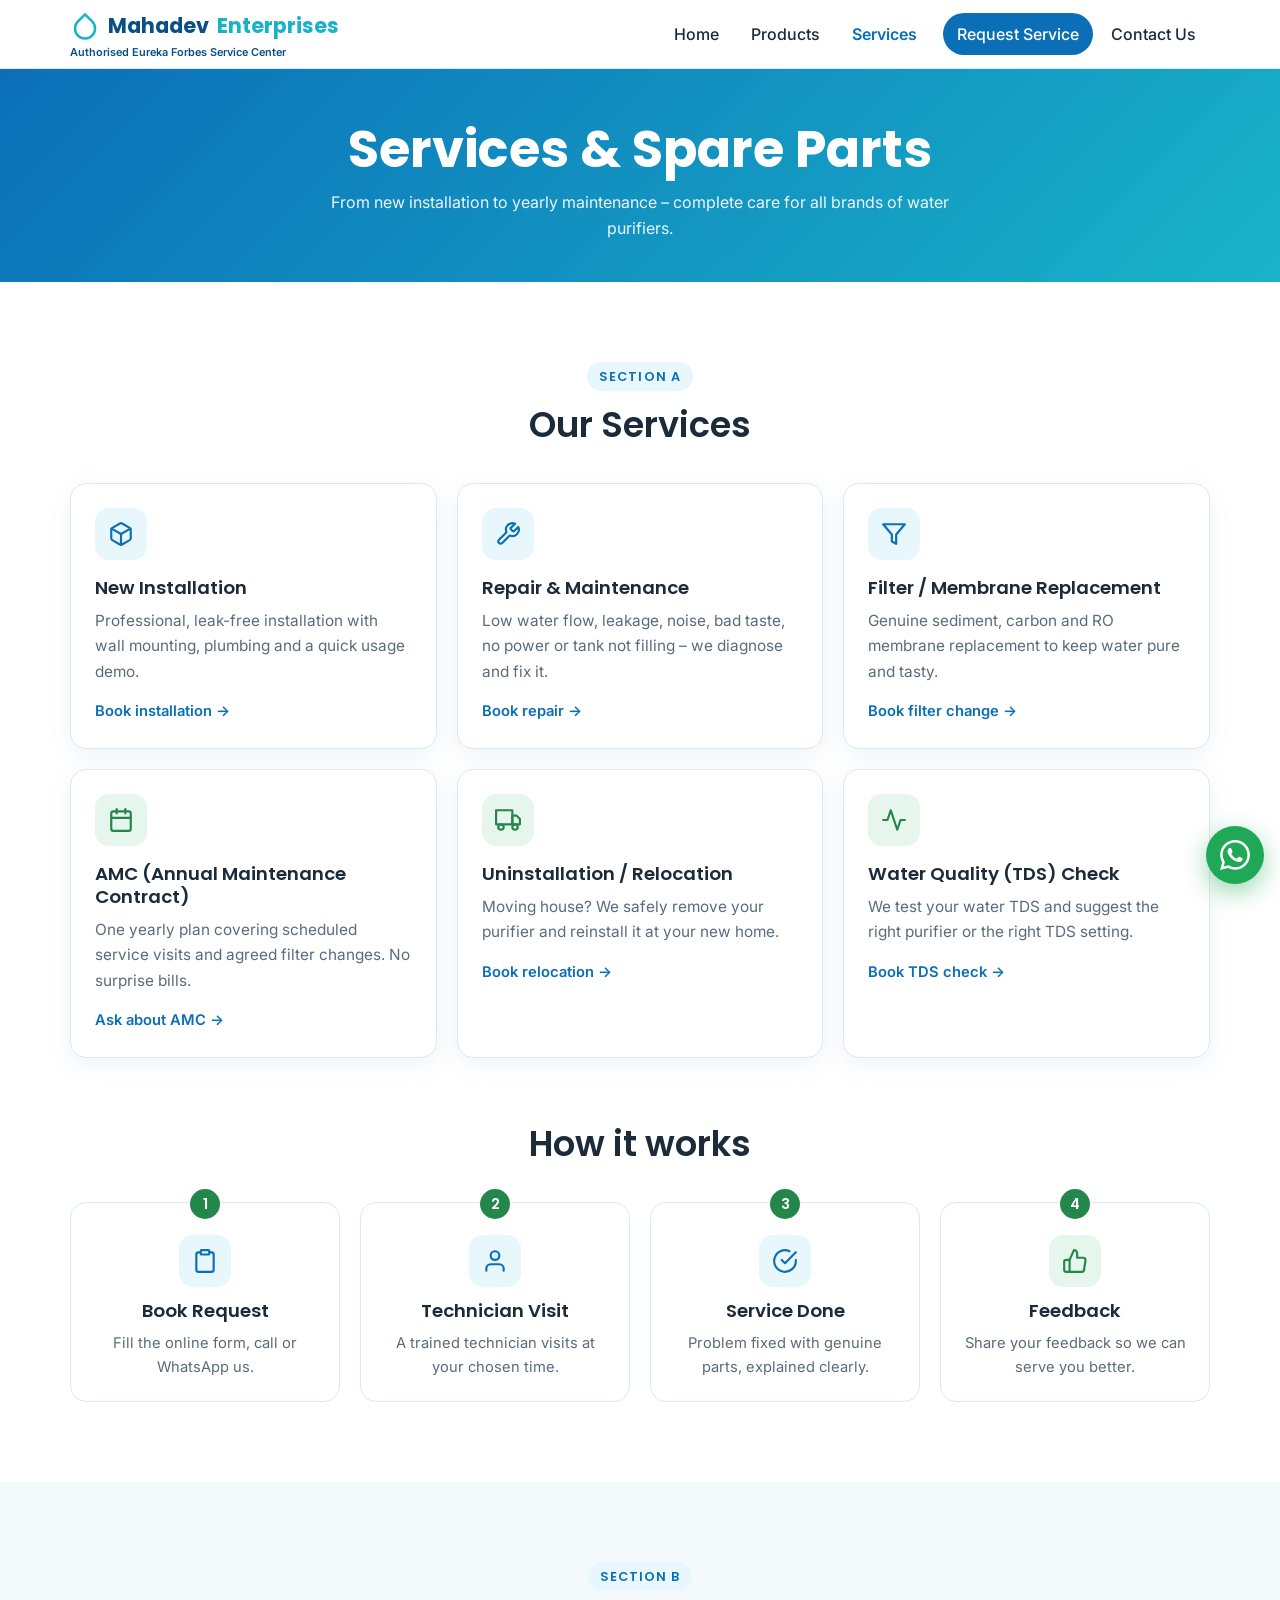
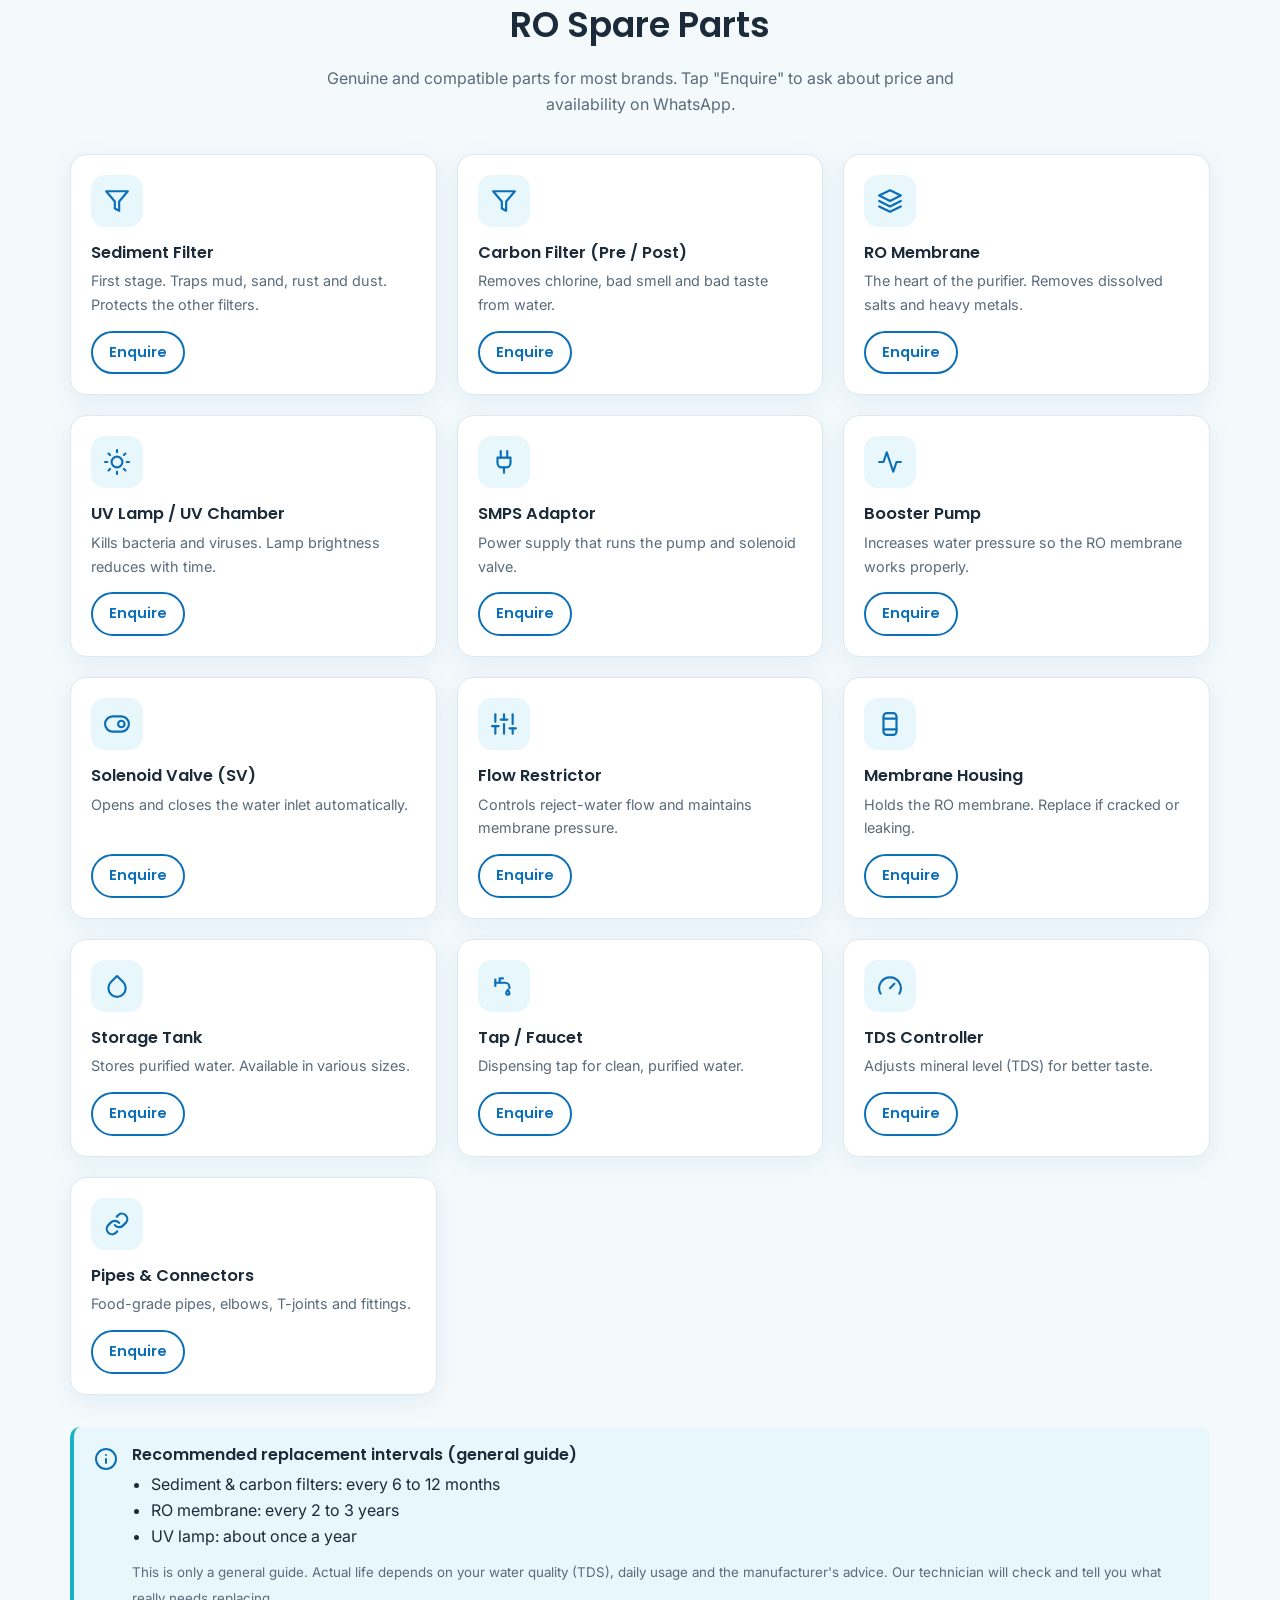
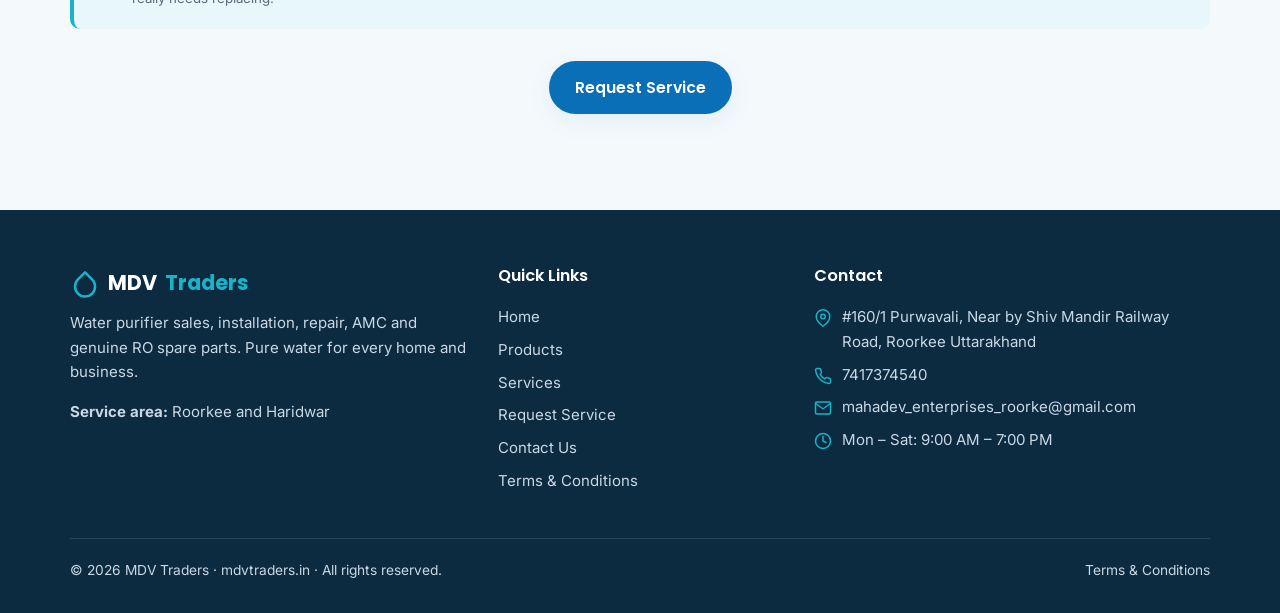
<file: mdv-traders/services.html>
<!DOCTYPE html>
<html lang="en">
<head>
  <meta charset="UTF-8">
  <meta name="viewport" content="width=device-width, initial-scale=1">
  <title>RO Service, Repair, AMC &amp; Spare Parts | Mahadev Enterprises</title>
  <meta name="description" content="Water purifier installation, RO repair, filter and membrane replacement, AMC, relocation, TDS check and genuine RO spare parts from Mahadev Enterprises.">
  <link rel="canonical" href="https://mdvtraders.in/services.html">

  <meta property="og:type" content="website">
  <meta property="og:site_name" content="Mahadev Enterprises">
  <meta property="og:title" content="RO Service, AMC &amp; Spare Parts | Mahadev Enterprises">
  <meta property="og:description" content="Installation, repair, AMC and genuine RO spare parts at your doorstep.">
  <meta property="og:url" content="https://mdvtraders.in/services.html">
  <meta property="og:image" content="https://mdvtraders.in/images/og-image.jpg">
  <meta name="twitter:card" content="summary_large_image">

  <link rel="icon" href="favicon.svg" type="image/svg+xml">
  <link rel="preconnect" href="https://fonts.googleapis.com">
  <link rel="preconnect" href="https://fonts.gstatic.com" crossorigin>
  <link href="https://fonts.googleapis.com/css2?family=Inter:wght@400;500;600&family=Poppins:wght@500;600;700&display=swap" rel="stylesheet">
  <link rel="stylesheet" href="style.css">
  <script src="script.js" defer></script>
</head>
<body data-page="services">
  <a class="skip-link" href="#main">Skip to main content</a>
  <div id="site-header"></div>

  <main id="main">
    <section class="page-banner">
      <div class="container">
        <h1>Services &amp; Spare Parts</h1>
        <p>From new installation to yearly maintenance – complete care for all brands of water purifiers.</p>
      </div>
    </section>

    <!-- ===== SECTION A: OUR SERVICES ===== -->
    <section class="section" aria-labelledby="services-title">
      <div class="container">
        <div class="section-head">
          <span class="eyebrow">Section A</span>
          <h2 id="services-title">Our Services</h2>
        </div>
        <div class="grid grid--3">
          <div class="card">
            <span class="icon-badge" data-icon="package"></span>
            <h3>New Installation</h3>
            <p>Professional, leak-free installation with wall mounting, plumbing and a quick usage demo.</p>
            <a class="link-arrow" href="service-request.html?service=Installation">Book installation</a>
          </div>
          <div class="card">
            <span class="icon-badge" data-icon="tool"></span>
            <h3>Repair &amp; Maintenance</h3>
            <p>Low water flow, leakage, noise, bad taste, no power or tank not filling – we diagnose and fix it.</p>
            <a class="link-arrow" href="service-request.html?service=Repair">Book repair</a>
          </div>
          <div class="card">
            <span class="icon-badge" data-icon="filter"></span>
            <h3>Filter / Membrane Replacement</h3>
            <p>Genuine sediment, carbon and RO membrane replacement to keep water pure and tasty.</p>
            <a class="link-arrow" href="service-request.html?service=Filter%2FMembrane%20Change">Book filter change</a>
          </div>
          <div class="card">
            <span class="icon-badge icon-badge--green" data-icon="calendar"></span>
            <h3>AMC (Annual Maintenance Contract)</h3>
            <p>One yearly plan covering scheduled service visits and agreed filter changes. No surprise bills.</p>
            <a class="link-arrow" href="service-request.html?service=AMC">Ask about AMC</a>
          </div>
          <div class="card">
            <span class="icon-badge icon-badge--green" data-icon="truck"></span>
            <h3>Uninstallation / Relocation</h3>
            <p>Moving house? We safely remove your purifier and reinstall it at your new home.</p>
            <a class="link-arrow" href="service-request.html?service=Uninstall%2FRelocate">Book relocation</a>
          </div>
          <div class="card">
            <span class="icon-badge icon-badge--green" data-icon="activity"></span>
            <h3>Water Quality (TDS) Check</h3>
            <p>We test your water TDS and suggest the right purifier or the right TDS setting.</p>
            <a class="link-arrow" href="service-request.html?service=Other&amp;product=Water%20TDS%20check">Book TDS check</a>
          </div>
        </div>

        <!-- How it works -->
        <div class="section-head mt-lg" style="margin-top:64px">
          <h2>How it works</h2>
        </div>
        <ol class="steps">
          <li class="step"><span class="icon-badge" data-icon="clipboard"></span><h3>Book Request</h3><p>Fill the online form, call or WhatsApp us.</p></li>
          <li class="step"><span class="icon-badge" data-icon="user"></span><h3>Technician Visit</h3><p>A trained technician visits at your chosen time.</p></li>
          <li class="step"><span class="icon-badge" data-icon="checkCircle"></span><h3>Service Done</h3><p>Problem fixed with genuine parts, explained clearly.</p></li>
          <li class="step"><span class="icon-badge icon-badge--green" data-icon="thumbsUp"></span><h3>Feedback</h3><p>Share your feedback so we can serve you better.</p></li>
        </ol>
      </div>
    </section>

    <!-- ===== SECTION B: RO SPARE PARTS ===== -->
    <section class="section section--soft" aria-labelledby="parts-title">
      <div class="container">
        <div class="section-head">
          <span class="eyebrow">Section B</span>
          <h2 id="parts-title">RO Spare Parts</h2>
          <p>Genuine and compatible parts for most brands. Tap "Enquire" to ask about price and availability on WhatsApp.</p>
        </div>

        <!-- Spare part cards are created by script.js from the SPARE_PARTS list -->
        <div class="grid grid--3" id="parts-grid"></div>

        <!-- Replacement interval guide -->
        <div class="note">
          <span data-icon="info"></span>
          <div>
            <h3>Recommended replacement intervals (general guide)</h3>
            <ul>
              <li>Sediment &amp; carbon filters: every 6 to 12 months</li>
              <li>RO membrane: every 2 to 3 years</li>
              <li>UV lamp: about once a year</li>
            </ul>
            <small>This is only a general guide. Actual life depends on your water quality (TDS), daily usage and the manufacturer's advice. Our technician will check and tell you what really needs replacing.</small>
          </div>
        </div>

        <p class="text-center"><a class="btn btn--primary" href="service-request.html">Request Service</a></p>
      </div>
    </section>
  </main>

  <div id="site-footer"></div>
</body>
</html>
</file>
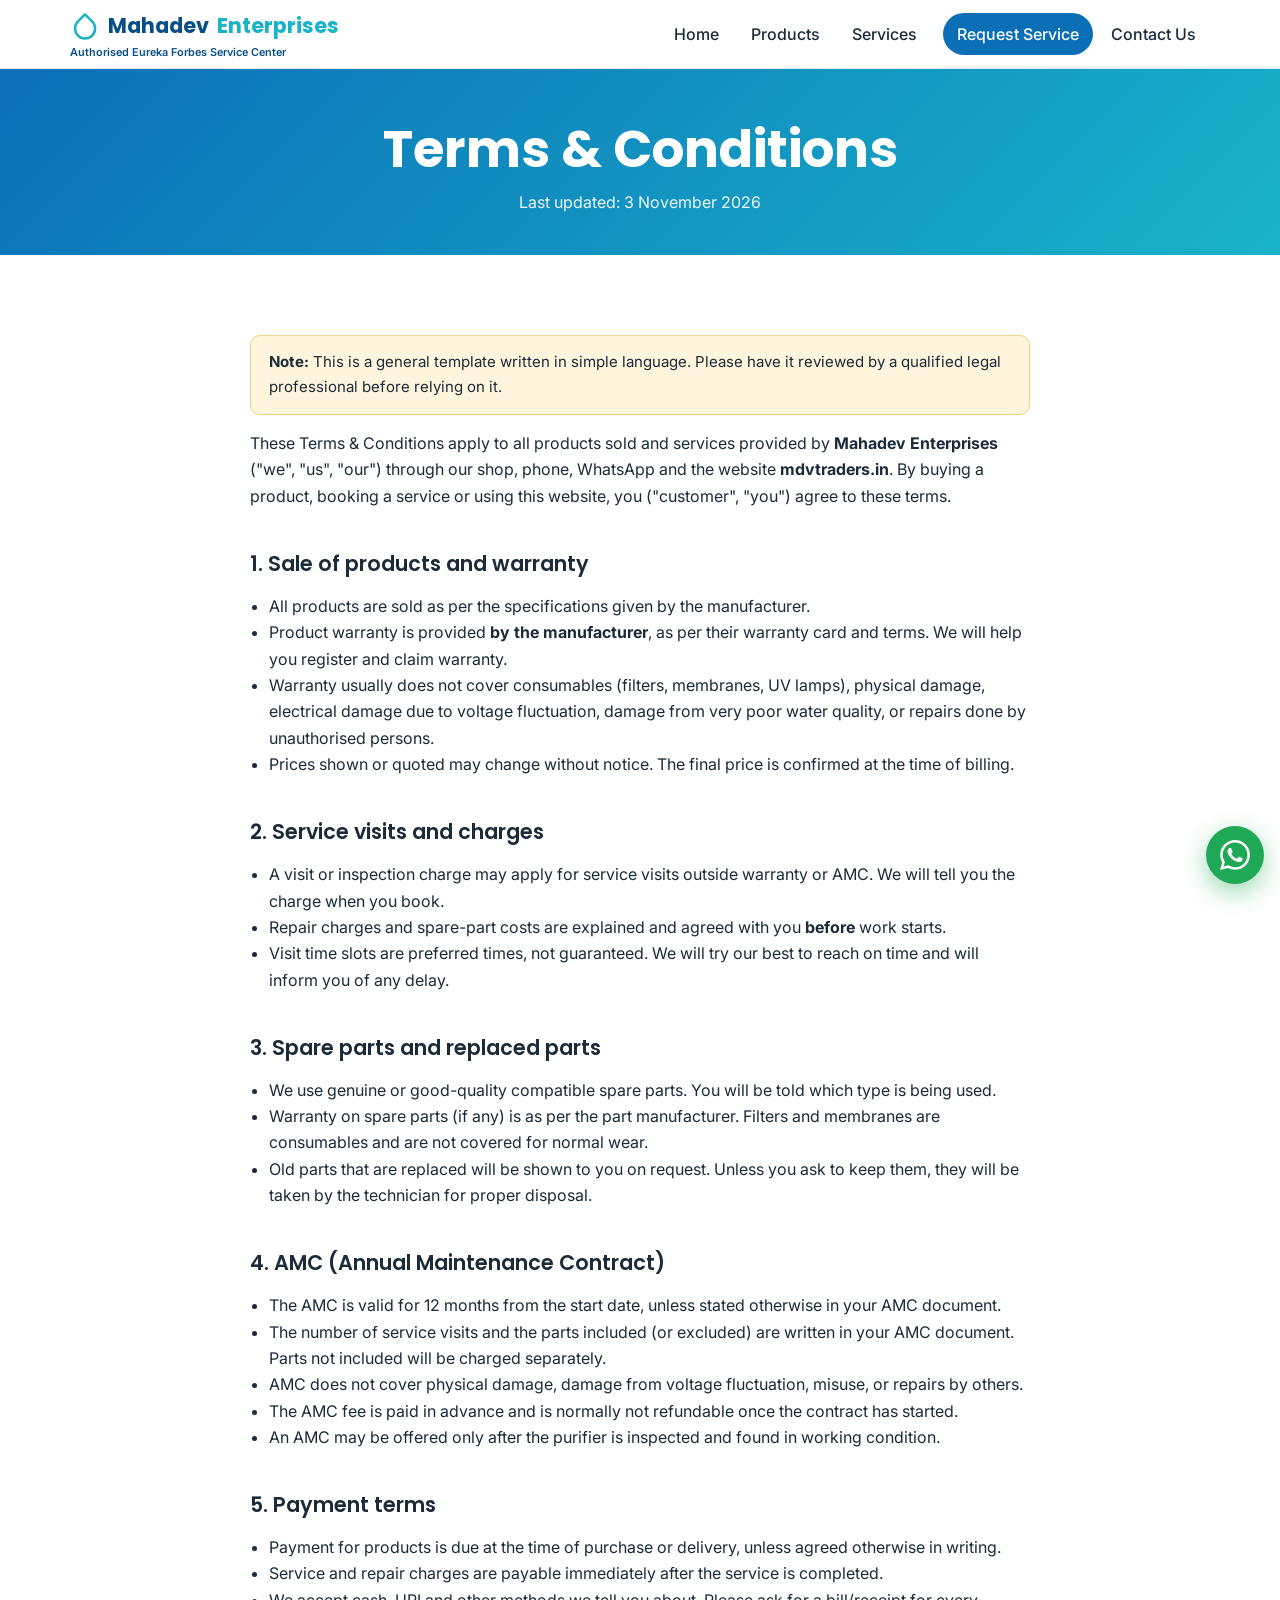
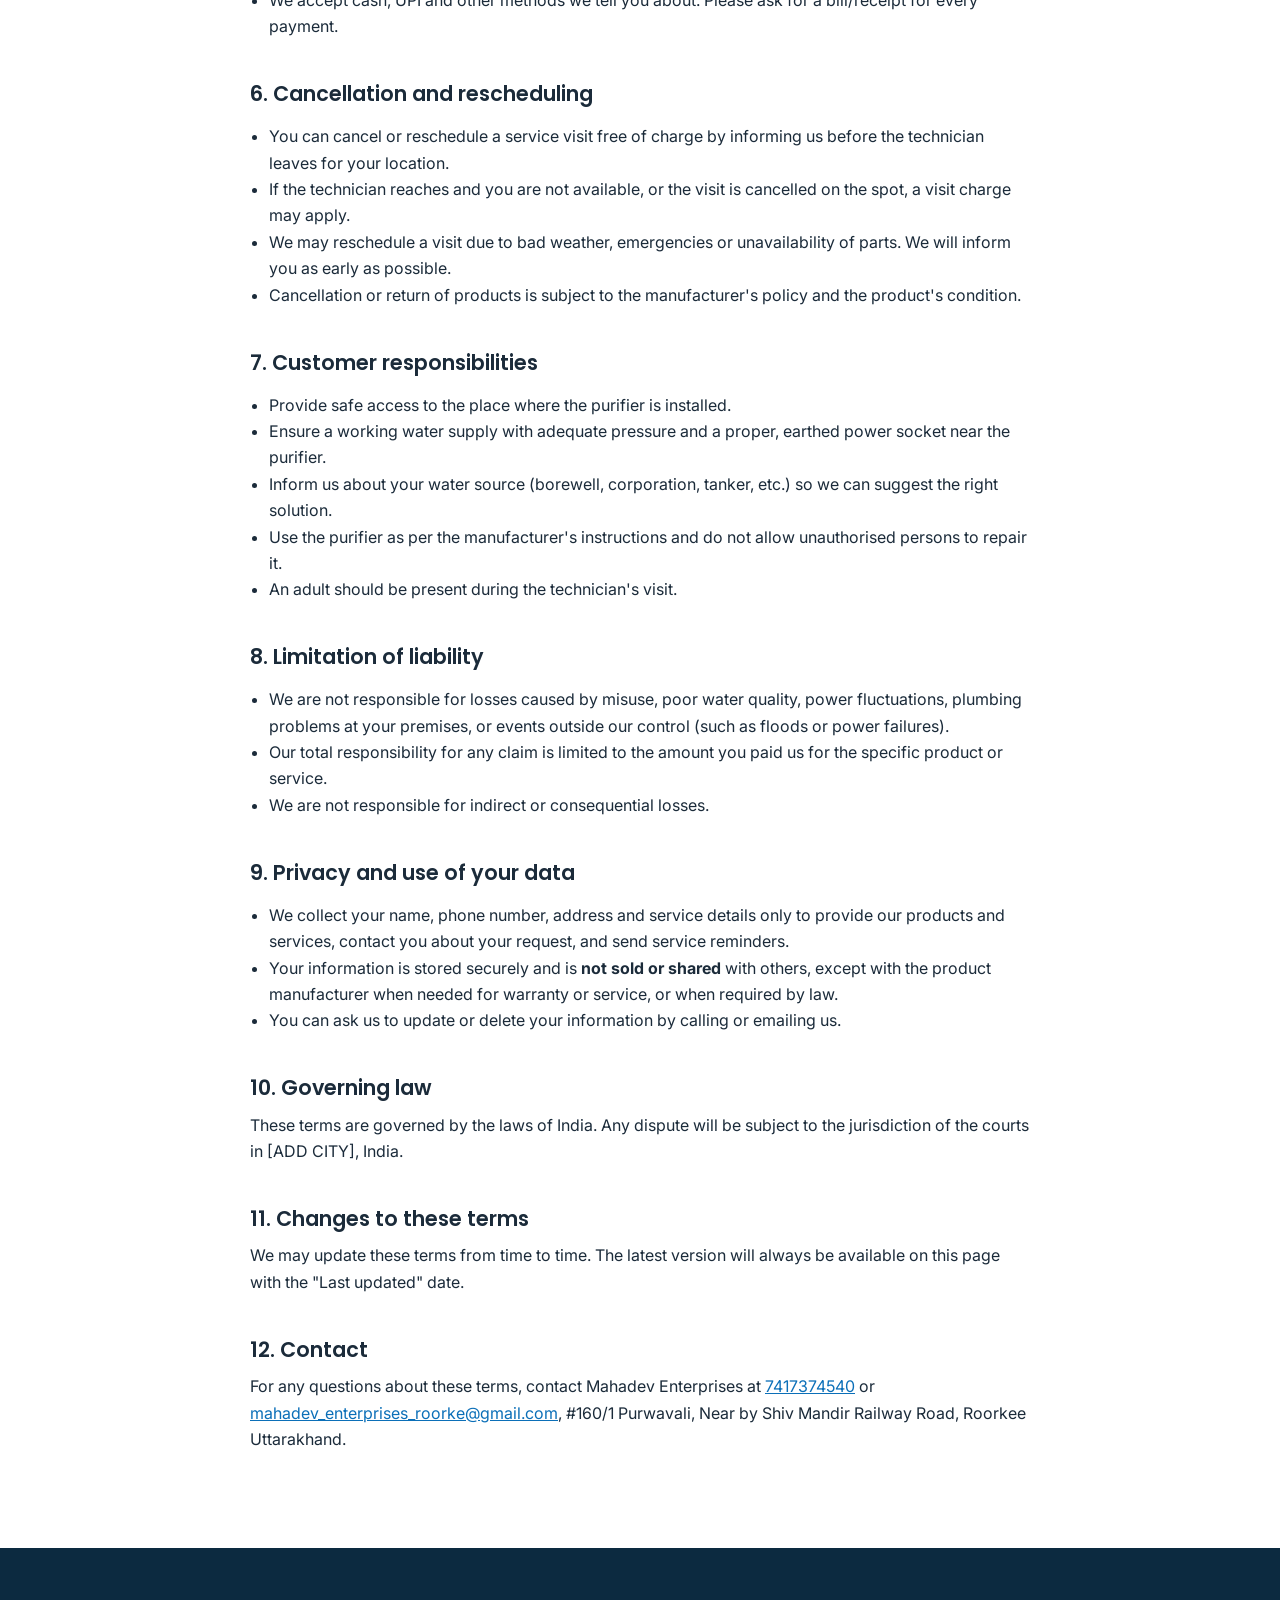
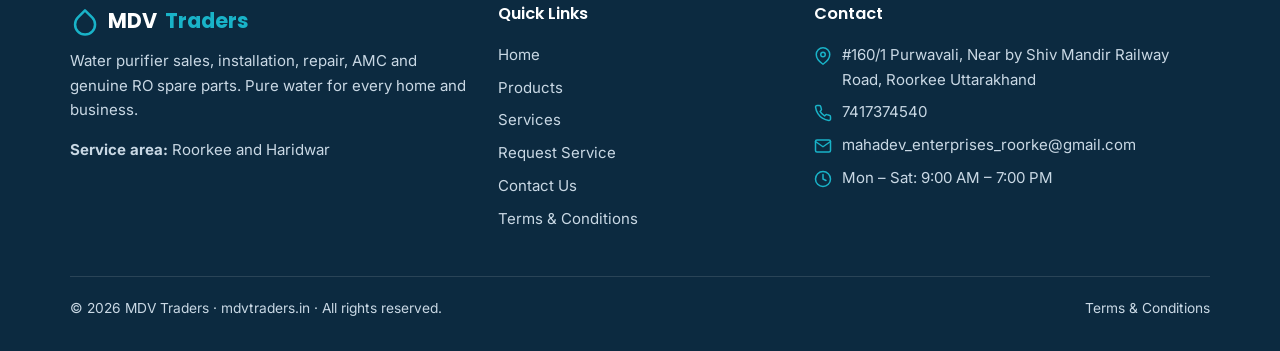
<file: mdv-traders/terms.html>
<!DOCTYPE html>
<html lang="en">
<head>
  <meta charset="UTF-8">
  <meta name="viewport" content="width=device-width, initial-scale=1">
  <title>Terms &amp; Conditions | Mahadev Enterprises</title>
  <meta name="description" content="Terms and conditions for products, service visits, spare parts, AMC, payments, cancellation and privacy at Mahadev Enterprises.">
  <link rel="canonical" href="https://mdvtraders.in/terms.html">

  <meta property="og:type" content="website">
  <meta property="og:site_name" content="Mahadev Enterprises">
  <meta property="og:title" content="Terms &amp; Conditions | Mahadev Enterprises">
  <meta property="og:description" content="Sales, warranty, service, AMC, payment and privacy terms of Mahadev Enterprises.">
  <meta property="og:url" content="https://mdvtraders.in/terms.html">
  <meta property="og:image" content="https://mdvtraders.in/images/og-image.jpg">
  <meta name="twitter:card" content="summary_large_image">

  <link rel="icon" href="favicon.svg" type="image/svg+xml">
  <link rel="preconnect" href="https://fonts.googleapis.com">
  <link rel="preconnect" href="https://fonts.gstatic.com" crossorigin>
  <link href="https://fonts.googleapis.com/css2?family=Inter:wght@400;500;600&family=Poppins:wght@500;600;700&display=swap" rel="stylesheet">
  <link rel="stylesheet" href="style.css">
  <script src="script.js" defer></script>
</head>
<body data-page="terms">
  <a class="skip-link" href="#main">Skip to main content</a>
  <div id="site-header"></div>

  <main id="main">
    <section class="page-banner">
      <div class="container">
        <h1>Terms &amp; Conditions</h1>
        <p>Last updated: 3 November 2026</p>
      </div>
    </section>

    <section class="section">
      <article class="container legal">
        <p class="disclaimer"><strong>Note:</strong> This is a general template written in simple language. Please have it reviewed by a qualified legal professional before relying on it.</p>

        <p>These Terms &amp; Conditions apply to all products sold and services provided by <strong>Mahadev Enterprises</strong> ("we", "us", "our") through our shop, phone, WhatsApp and the website <strong>mdvtraders.in</strong>. By buying a product, booking a service or using this website, you ("customer", "you") agree to these terms.</p>

        <h2>1. Sale of products and warranty</h2>
        <ul>
          <li>All products are sold as per the specifications given by the manufacturer.</li>
          <li>Product warranty is provided <strong>by the manufacturer</strong>, as per their warranty card and terms. We will help you register and claim warranty.</li>
          <li>Warranty usually does not cover consumables (filters, membranes, UV lamps), physical damage, electrical damage due to voltage fluctuation, damage from very poor water quality, or repairs done by unauthorised persons.</li>
          <li>Prices shown or quoted may change without notice. The final price is confirmed at the time of billing.</li>
        </ul>

        <h2>2. Service visits and charges</h2>
        <ul>
          <li>A visit or inspection charge may apply for service visits outside warranty or AMC. We will tell you the charge when you book.</li>
          <li>Repair charges and spare-part costs are explained and agreed with you <strong>before</strong> work starts.</li>
          <li>Visit time slots are preferred times, not guaranteed. We will try our best to reach on time and will inform you of any delay.</li>
        </ul>

        <h2>3. Spare parts and replaced parts</h2>
        <ul>
          <li>We use genuine or good-quality compatible spare parts. You will be told which type is being used.</li>
          <li>Warranty on spare parts (if any) is as per the part manufacturer. Filters and membranes are consumables and are not covered for normal wear.</li>
          <li>Old parts that are replaced will be shown to you on request. Unless you ask to keep them, they will be taken by the technician for proper disposal.</li>
        </ul>

        <h2>4. AMC (Annual Maintenance Contract)</h2>
        <ul>
          <li>The AMC is valid for 12 months from the start date, unless stated otherwise in your AMC document.</li>
          <li>The number of service visits and the parts included (or excluded) are written in your AMC document. Parts not included will be charged separately.</li>
          <li>AMC does not cover physical damage, damage from voltage fluctuation, misuse, or repairs by others.</li>
          <li>The AMC fee is paid in advance and is normally not refundable once the contract has started.</li>
          <li>An AMC may be offered only after the purifier is inspected and found in working condition.</li>
        </ul>

        <h2>5. Payment terms</h2>
        <ul>
          <li>Payment for products is due at the time of purchase or delivery, unless agreed otherwise in writing.</li>
          <li>Service and repair charges are payable immediately after the service is completed.</li>
          <li>We accept cash, UPI and other methods we tell you about. Please ask for a bill/receipt for every payment.</li>
        </ul>

        <h2>6. Cancellation and rescheduling</h2>
        <ul>
          <li>You can cancel or reschedule a service visit free of charge by informing us before the technician leaves for your location.</li>
          <li>If the technician reaches and you are not available, or the visit is cancelled on the spot, a visit charge may apply.</li>
          <li>We may reschedule a visit due to bad weather, emergencies or unavailability of parts. We will inform you as early as possible.</li>
          <li>Cancellation or return of products is subject to the manufacturer's policy and the product's condition.</li>
        </ul>

        <h2>7. Customer responsibilities</h2>
        <ul>
          <li>Provide safe access to the place where the purifier is installed.</li>
          <li>Ensure a working water supply with adequate pressure and a proper, earthed power socket near the purifier.</li>
          <li>Inform us about your water source (borewell, corporation, tanker, etc.) so we can suggest the right solution.</li>
          <li>Use the purifier as per the manufacturer's instructions and do not allow unauthorised persons to repair it.</li>
          <li>An adult should be present during the technician's visit.</li>
        </ul>

        <h2>8. Limitation of liability</h2>
        <ul>
          <li>We are not responsible for losses caused by misuse, poor water quality, power fluctuations, plumbing problems at your premises, or events outside our control (such as floods or power failures).</li>
          <li>Our total responsibility for any claim is limited to the amount you paid us for the specific product or service.</li>
          <li>We are not responsible for indirect or consequential losses.</li>
        </ul>

        <h2>9. Privacy and use of your data</h2>
        <ul>
          <li>We collect your name, phone number, address and service details only to provide our products and services, contact you about your request, and send service reminders.</li>
          <li>Your information is stored securely and is <strong>not sold or shared</strong> with others, except with the product manufacturer when needed for warranty or service, or when required by law.</li>
          <li>You can ask us to update or delete your information by calling or emailing us.</li>
        </ul>

        <h2>10. Governing law</h2>
        <p>These terms are governed by the laws of India. Any dispute will be subject to the jurisdiction of the courts in [ADD CITY], India.</p>

        <h2>11. Changes to these terms</h2>
        <p>We may update these terms from time to time. The latest version will always be available on this page with the "Last updated" date.</p>

        <h2>12. Contact</h2>
        <p>For any questions about these terms, contact Mahadev Enterprises at <a data-href="tel" data-biz="phone" href="#">[ADD NUMBER]</a> or <a data-href="mailto" data-biz="email" href="#">[ADD EMAIL]</a>, <span data-biz="address">[ADD ADDRESS]</span>.</p>
      </article>
    </section>
  </main>

  <div id="site-footer"></div>
</body>
</html>
</file>
<file: mdv-traders/style.css>
/* =========================================================
   MDV Traders – Main Stylesheet
   ---------------------------------------------------------
   Mobile-first: base styles are for phones, then
   @media (min-width: ...) blocks add tablet/desktop layout.

   CONTENTS
   1.  Colours & variables (change the brand colours here)
   2.  Base / reset
   3.  Layout helpers
   4.  Buttons
   5.  Header & navigation
   6.  Hero
   7.  Cards, grids & sections
   8.  Products & filters
   9.  Steps ("How it works")
   10. Tables / notes
   11. Forms
   12. Contact page
   13. Footer
   14. Floating WhatsApp & Call buttons
   15. Utilities & accessibility
   ========================================================= */

/* ---------- 1. Colours & variables ---------- */
:root {
  --blue: #0b6fb8;          /* primary brand blue */
  --blue-dark: #084f86;     /* hover / headings */
  --aqua: #19b3c8;          /* secondary aqua */
  --aqua-light: #e8f7fb;    /* soft aqua backgrounds */
  --green: #23874c;         /* soft green accent (buttons) */
  --green-light: #e7f6ec;   /* soft green backgrounds */
  --whatsapp: #1fa855;

  --text: #1b2b3a;          /* main text */
  --muted: #5a6b7b;         /* secondary text */
  --border: #dde8ef;
  --bg: #ffffff;
  --bg-soft: #f4f9fc;
  --error: #c62828;
  --error-bg: #fdecec;
  --success-bg: #e7f6ec;

  --radius: 16px;
  --radius-sm: 10px;
  --shadow: 0 6px 24px rgba(11, 111, 184, 0.08);
  --shadow-hover: 0 12px 32px rgba(11, 111, 184, 0.16);
  --gradient: linear-gradient(135deg, var(--blue) 0%, var(--aqua) 100%);

  --font-head: "Poppins", system-ui, sans-serif;
  --font-body: "Inter", system-ui, sans-serif;
  --header-h: 68px;
}

/* ---------- 2. Base / reset ---------- */
*,
*::before,
*::after { box-sizing: border-box; }

html { scroll-behavior: smooth; }

body {
  margin: 0;
  font-family: var(--font-body);
  font-size: 16px;
  line-height: 1.65;
  color: var(--text);
  background: var(--bg);
  -webkit-font-smoothing: antialiased;
}

h1, h2, h3, h4 {
  font-family: var(--font-head);
  line-height: 1.25;
  color: var(--text);
  margin: 0 0 0.5em;
}
h1 { font-size: clamp(2rem, 6vw, 3.2rem); font-weight: 700; }
h2 { font-size: clamp(1.5rem, 4vw, 2.2rem); font-weight: 600; }
h3 { font-size: 1.15rem; font-weight: 600; }

p { margin: 0 0 1em; }
a { color: var(--blue); }
a:hover { color: var(--blue-dark); }
img { max-width: 100%; height: auto; display: block; }
ul { padding-left: 1.2em; }

/* ---------- 3. Layout helpers ---------- */
.container {
  width: 100%;
  max-width: 1180px;
  margin: 0 auto;
  padding: 0 20px;
}

.section { padding: 56px 0; }
.section--soft { background: var(--bg-soft); }

.section-head {
  text-align: center;
  max-width: 680px;
  margin: 0 auto 36px;
}
.section-head p { color: var(--muted); }

.eyebrow {
  display: inline-block;
  font-family: var(--font-head);
  font-size: 0.8rem;
  font-weight: 600;
  letter-spacing: 0.08em;
  text-transform: uppercase;
  color: var(--blue);
  background: var(--aqua-light);
  padding: 4px 12px;
  border-radius: 999px;
  margin-bottom: 12px;
}

.grid { display: grid; gap: 20px; }

@media (min-width: 640px) {
  .grid--2, .grid--3, .grid--4 { grid-template-columns: repeat(2, 1fr); }
}
@media (min-width: 960px) {
  .section { padding: 80px 0; }
  .grid--3 { grid-template-columns: repeat(3, 1fr); }
  .grid--4 { grid-template-columns: repeat(4, 1fr); }
}

/* Page banner used at the top of inner pages */
.page-banner {
  background: var(--gradient);
  color: #fff;
  padding: 48px 0 40px;
  text-align: center;
}
.page-banner h1 { color: #fff; margin-bottom: 8px; }
.page-banner p { color: rgba(255, 255, 255, 0.92); max-width: 620px; margin: 0 auto; }

/* ---------- 4. Buttons ---------- */
.btn {
  display: inline-flex;
  align-items: center;
  justify-content: center;
  gap: 8px;
  min-height: 48px;              /* big enough for thumbs */
  padding: 12px 24px;
  font-family: var(--font-head);
  font-weight: 600;
  font-size: 0.98rem;
  border-radius: 999px;
  border: 2px solid transparent;
  text-decoration: none;
  cursor: pointer;
  transition: transform 0.15s ease, box-shadow 0.2s ease, background 0.2s ease;
}
.btn:hover { transform: translateY(-2px); }
.btn:disabled { opacity: 0.7; cursor: not-allowed; transform: none; }
.btn svg { width: 20px; height: 20px; }

.btn--primary { background: var(--blue); color: #fff; box-shadow: var(--shadow); }
.btn--primary:hover { background: var(--blue-dark); color: #fff; }

.btn--accent { background: var(--green); color: #fff; }
.btn--accent:hover { background: #1b6d3d; color: #fff; }

.btn--outline { background: transparent; color: var(--blue); border-color: var(--blue); }
.btn--outline:hover { background: var(--aqua-light); color: var(--blue-dark); }

.btn--light { background: #fff; color: var(--blue-dark); }
.btn--light:hover { color: var(--blue); }

.btn--ghost-light { background: transparent; color: #fff; border-color: rgba(255,255,255,0.8); }
.btn--ghost-light:hover { background: rgba(255,255,255,0.12); color: #fff; }

.btn--whatsapp { background: var(--whatsapp); color: #fff; }
.btn--whatsapp:hover { background: #178a45; color: #fff; }

.btn--sm { min-height: 40px; padding: 8px 16px; font-size: 0.9rem; }
.btn--block { width: 100%; }

.btn-row { display: flex; flex-wrap: wrap; gap: 12px; }

.link-arrow {
  font-weight: 600;
  text-decoration: none;
  font-size: 0.92rem;
}
.link-arrow::after { content: " →"; }

/* ---------- 5. Header & navigation ---------- */
#site-header { min-height: var(--header-h); } /* reserves space before JS loads */

.site-header {
  position: sticky;
  top: 0;
  z-index: 100;
  background: rgba(255, 255, 255, 0.96);
  backdrop-filter: blur(8px);
  border-bottom: 1px solid var(--border);
}
/* Make the wrapper itself sticky so the header sticks across the page */
#site-header { position: sticky; top: 0; z-index: 100; }

.nav {
  display: flex;
  align-items: center;
  justify-content: space-between;
  height: var(--header-h);
}

.logo {
  display: inline-flex;
  align-items: center;
  gap: 8px;
  font-family: var(--font-head);
  font-weight: 700;
  font-size: 1.3rem;
  color: var(--blue-dark);
  text-decoration: none;
}
.logo span { color: var(--aqua); }
.logo svg { width: 30px; height: 30px; color: var(--aqua); }

.brand-lockup { display: flex; flex-direction: column; align-items: flex-start; gap: 2px; }
.authorization-label {
  color: var(--blue-dark);
  font-size: 0.68rem;
  font-weight: 600;
  line-height: 1.2;
}

.nav-toggle {
  display: inline-flex;
  align-items: center;
  justify-content: center;
  width: 44px;
  height: 44px;
  border: 1px solid var(--border);
  border-radius: 12px;
  background: #fff;
  color: var(--blue-dark);
  cursor: pointer;
}
.nav-toggle svg { width: 24px; height: 24px; }

.nav-menu {
  position: absolute;
  top: var(--header-h);
  left: 0;
  right: 0;
  background: #fff;
  border-bottom: 1px solid var(--border);
  box-shadow: var(--shadow);
  display: none;
}
.nav-menu.is-open { display: block; }

.nav-menu ul {
  list-style: none;
  margin: 0;
  padding: 8px 20px 16px;
}
.nav-menu a {
  display: block;
  padding: 12px 8px;
  font-weight: 500;
  color: var(--text);
  text-decoration: none;
  border-radius: 8px;
}
.nav-menu a:hover { background: var(--aqua-light); color: var(--blue-dark); }
.nav-menu a[aria-current="page"] { color: var(--blue); font-weight: 600; }
.nav-menu .nav-cta { margin-top: 8px; }
.nav-menu .nav-cta a {
  background: var(--blue);
  color: #fff;
  text-align: center;
  border-radius: 999px;
}

@media (min-width: 900px) {
  .nav-toggle { display: none; }
  .nav-menu {
    position: static;
    display: block;
    background: none;
    border: 0;
    box-shadow: none;
  }
  .nav-menu ul { display: flex; align-items: center; gap: 4px; padding: 0; }
  .nav-menu a { padding: 8px 14px; }
  .nav-menu .nav-cta { margin: 0 0 0 8px; }
  .nav-menu .nav-cta a:hover { background: var(--blue-dark); color: #fff; }
}

/* ---------- 6. Hero ---------- */
.hero {
  background:
    radial-gradient(circle at 85% 10%, rgba(25, 179, 200, 0.18), transparent 45%),
    radial-gradient(circle at 5% 90%, rgba(35, 135, 76, 0.10), transparent 40%),
    var(--bg-soft);
  padding: 48px 0 56px;
  overflow: hidden;
}
.hero__grid { display: grid; gap: 36px; align-items: center; }
.hero h1 { color: var(--blue-dark); }
.hero h1 em { font-style: normal; color: var(--aqua); }
.hero__lead { font-size: 1.1rem; color: var(--muted); max-width: 540px; }

.hero__badges {
  display: flex;
  flex-wrap: wrap;
  gap: 10px 20px;
  margin-top: 24px;
  padding: 0;
  list-style: none;
  font-size: 0.92rem;
  color: var(--muted);
}
.hero__badges li { display: inline-flex; align-items: center; gap: 6px; }
.hero__badges svg { width: 18px; height: 18px; color: var(--green); }

.hero__media { position: relative; }
.hero__media img {
  border-radius: 24px;
  box-shadow: var(--shadow-hover);
  width: 100%;
  aspect-ratio: 4 / 3;
  object-fit: cover;
}
.hero__float {
  position: absolute;
  left: -8px;
  bottom: -18px;
  background: #fff;
  border-radius: 14px;
  padding: 12px 16px;
  box-shadow: var(--shadow-hover);
  display: flex;
  align-items: center;
  gap: 10px;
  font-size: 0.9rem;
}
.hero__float strong { display: block; font-family: var(--font-head); color: var(--blue-dark); }
.hero__float .icon-badge { width: 40px; height: 40px; margin: 0; }

@media (min-width: 900px) {
  .hero { padding: 80px 0 96px; }
  .hero__grid { grid-template-columns: 1.1fr 1fr; gap: 56px; }
}

/* ---------- 7. Cards, grids & sections ---------- */
.card {
  background: #fff;
  border: 1px solid var(--border);
  border-radius: var(--radius);
  padding: 24px;
  box-shadow: var(--shadow);
  transition: transform 0.2s ease, box-shadow 0.2s ease;
  display: flex;
  flex-direction: column;
}
.card:hover { transform: translateY(-4px); box-shadow: var(--shadow-hover); }
.card p { color: var(--muted); font-size: 0.96rem; }
.card .btn-row, .card .card__actions { margin-top: auto; }

.icon-badge {
  width: 52px;
  height: 52px;
  border-radius: 14px;
  background: var(--aqua-light);
  color: var(--blue);
  display: inline-flex;
  align-items: center;
  justify-content: center;
  margin-bottom: 16px;
  flex-shrink: 0;
}
.icon-badge svg { width: 26px; height: 26px; }
.icon-badge--green { background: var(--green-light); color: var(--green); }

/* Testimonials */
.testimonial { position: relative; }
.testimonial blockquote { margin: 0 0 16px; font-size: 1rem; color: var(--text); }
.testimonial .stars { display: flex; gap: 2px; color: #f4b400; margin-bottom: 12px; }
.testimonial .stars svg { width: 18px; height: 18px; fill: currentColor; }
.testimonial figcaption { font-weight: 600; font-family: var(--font-head); }
.testimonial figcaption span { display: block; font-weight: 400; font-family: var(--font-body); color: var(--muted); font-size: 0.88rem; }

.placeholder-tag {
  display: inline-block;
  font-size: 0.72rem;
  font-weight: 600;
  color: #8a5a00;
  background: #fff4dc;
  border: 1px dashed #e0b44c;
  padding: 2px 8px;
  border-radius: 6px;
  margin-bottom: 10px;
}

/* Call-to-action strip */
.cta-strip {
  background: var(--gradient);
  color: #fff;
  border-radius: 24px;
  padding: 36px 24px;
  text-align: center;
  box-shadow: var(--shadow-hover);
}
.cta-strip h2 { color: #fff; }
.cta-strip p { color: rgba(255, 255, 255, 0.92); max-width: 560px; margin: 0 auto 20px; }
.cta-strip .btn-row { justify-content: center; }

@media (min-width: 900px) {
  .cta-strip {
    display: flex;
    align-items: center;
    justify-content: space-between;
    text-align: left;
    padding: 48px 56px;
    gap: 32px;
  }
  .cta-strip p { margin: 0; }
  .cta-strip .btn-row { flex-shrink: 0; }
}

/* ---------- 8. Products & filters ---------- */
.filters {
  display: flex;
  justify-content: center;
  flex-wrap: wrap;
  gap: 10px;
  margin-bottom: 32px;
}
.filter-btn {
  min-height: 44px;
  padding: 8px 20px;
  border-radius: 999px;
  border: 1px solid var(--border);
  background: #fff;
  font-family: var(--font-head);
  font-weight: 500;
  color: var(--text);
  cursor: pointer;
}
.filter-btn:hover { border-color: var(--blue); color: var(--blue); }
.filter-btn[aria-pressed="true"] { background: var(--blue); border-color: var(--blue); color: #fff; }

.product-card { padding: 0; overflow: hidden; }
.product-card__img {
  aspect-ratio: 4 / 3;
  width: 100%;
  object-fit: cover;
  background: var(--aqua-light);
}
.product-card__body { padding: 20px 22px 22px; display: flex; flex-direction: column; flex: 1; }
.product-card__tag {
  align-self: flex-start;
  font-size: 0.75rem;
  font-weight: 600;
  text-transform: uppercase;
  letter-spacing: 0.06em;
  color: var(--green);
  background: var(--green-light);
  padding: 3px 10px;
  border-radius: 999px;
  margin-bottom: 10px;
}
.product-card__features {
  list-style: none;
  padding: 0;
  margin: 0 0 16px;
  font-size: 0.92rem;
}
.product-card__features li {
  display: flex;
  gap: 8px;
  align-items: flex-start;
  padding: 3px 0;
}
.product-card__features svg { width: 18px; height: 18px; color: var(--green); flex-shrink: 0; margin-top: 3px; }
.product-card__price {
  font-family: var(--font-head);
  font-weight: 600;
  color: var(--blue-dark);
  margin-bottom: 14px;
}
.card__actions { display: flex; flex-wrap: wrap; align-items: center; gap: 12px 16px; }

/* Spare parts cards (smaller) */
.part-card { padding: 20px; }
.part-card h3 { font-size: 1.02rem; margin-bottom: 6px; }
.part-card p { font-size: 0.9rem; margin-bottom: 14px; }

/* ---------- 9. Steps ("How it works") ---------- */
.steps {
  list-style: none;
  padding: 0;
  margin: 0;
  display: grid;
  gap: 20px;
  counter-reset: step;
}
.step {
  position: relative;
  text-align: center;
  background: #fff;
  border-radius: var(--radius);
  padding: 28px 20px 22px;
  border: 1px solid var(--border);
}
.step::before {
  counter-increment: step;
  content: counter(step);
  position: absolute;
  top: -14px;
  left: 50%;
  transform: translateX(-50%);
  width: 30px;
  height: 30px;
  line-height: 30px;
  border-radius: 50%;
  background: var(--green);
  color: #fff;
  font-family: var(--font-head);
  font-weight: 600;
  font-size: 0.9rem;
}
.step .icon-badge { margin: 4px auto 12px; }
.step p { color: var(--muted); font-size: 0.92rem; margin: 0; }

@media (min-width: 640px) { .steps { grid-template-columns: repeat(2, 1fr); row-gap: 32px; } }
@media (min-width: 960px) { .steps { grid-template-columns: repeat(4, 1fr); } }

/* ---------- 10. Tables / notes ---------- */
.note {
  display: flex;
  gap: 14px;
  align-items: flex-start;
  background: var(--aqua-light);
  border-left: 4px solid var(--aqua);
  border-radius: var(--radius-sm);
  padding: 18px 20px;
  margin: 32px 0;
}
.note svg { width: 24px; height: 24px; color: var(--blue); flex-shrink: 0; margin-top: 2px; }
.note h3 { margin-bottom: 6px; font-size: 1rem; }
.note ul { margin: 0 0 8px; }
.note small { color: var(--muted); }

.table-wrap { overflow-x: auto; }
.table {
  width: 100%;
  border-collapse: collapse;
  font-size: 0.93rem;
  background: #fff;
}
.table th, .table td { padding: 10px 12px; border-bottom: 1px solid var(--border); text-align: left; }
.table th { font-family: var(--font-head); font-weight: 600; background: var(--bg-soft); }

/* Legal text (terms page) */
.legal { max-width: 820px; margin: 0 auto; }
.legal h2 { font-size: 1.3rem; margin-top: 2em; }
.legal p, .legal li { color: var(--text); }
.legal .disclaimer {
  background: #fff4dc;
  border: 1px solid #f0d08a;
  border-radius: var(--radius-sm);
  padding: 14px 18px;
  font-size: 0.94rem;
}

/* ---------- 11. Forms ---------- */
.form-card {
  background: #fff;
  border: 1px solid var(--border);
  border-radius: 20px;
  box-shadow: var(--shadow);
  padding: 24px 20px;
}
@media (min-width: 640px) { .form-card { padding: 36px; } }

.form-grid { display: grid; gap: 18px; }
@media (min-width: 640px) {
  .form-grid { grid-template-columns: 1fr 1fr; }
  .field--full { grid-column: 1 / -1; }
}

.field label,
.field legend {
  display: block;
  font-weight: 600;
  font-size: 0.93rem;
  margin-bottom: 6px;
  padding: 0;
}
.field .req { color: var(--error); }
.field .hint { font-weight: 400; color: var(--muted); font-size: 0.85rem; }

.field input[type="text"],
.field input[type="tel"],
.field input[type="email"],
.field input[type="date"],
.field select,
.field textarea {
  width: 100%;
  min-height: 48px;
  padding: 12px 14px;
  font: inherit;
  font-size: 16px;               /* 16px stops iPhone zooming in */
  color: var(--text);
  background: #fff;
  border: 1.5px solid var(--border);
  border-radius: 12px;
  transition: border-color 0.2s, box-shadow 0.2s;
}
.field textarea { min-height: 110px; resize: vertical; }
.field input:focus,
.field select:focus,
.field textarea:focus {
  outline: none;
  border-color: var(--blue);
  box-shadow: 0 0 0 4px rgba(11, 111, 184, 0.15);
}
.field [aria-invalid="true"] { border-color: var(--error); background: #fffafa; }

fieldset.field { border: 0; margin: 0; padding: 0; min-width: 0; }

.radio-group { display: flex; flex-wrap: wrap; gap: 10px; }
.radio-pill { position: relative; }
.radio-pill input { position: absolute; opacity: 0; inset: 0; cursor: pointer; }
.radio-pill span {
  display: inline-flex;
  align-items: center;
  min-height: 44px;
  padding: 8px 18px;
  border: 1.5px solid var(--border);
  border-radius: 999px;
  font-size: 0.93rem;
  font-weight: 500;
  background: #fff;
}
.radio-pill input:checked + span { background: var(--aqua-light); border-color: var(--blue); color: var(--blue-dark); }
.radio-pill input:focus-visible + span { box-shadow: 0 0 0 4px rgba(11, 111, 184, 0.2); }

.check {
  display: flex;
  gap: 10px;
  align-items: flex-start;
  font-size: 0.95rem;
}
.check input { width: 22px; height: 22px; margin-top: 2px; accent-color: var(--blue); flex-shrink: 0; }

.error-msg {
  color: var(--error);
  font-size: 0.85rem;
  margin: 6px 0 0;
  min-height: 0;
}
.error-msg:empty { display: none; }

/* Honeypot – hidden from people, visible to bots */
.hp-field {
  position: absolute !important;
  left: -9999px !important;
  width: 1px;
  height: 1px;
  overflow: hidden;
}

.form-status {
  border-radius: 14px;
  padding: 16px 18px;
  margin-top: 20px;
  font-size: 0.97rem;
}
.form-status[hidden] { display: none; }
.form-status--success { background: var(--success-bg); border: 1px solid #9fd8b3; color: #14532d; }
.form-status--error { background: var(--error-bg); border: 1px solid #f3b4b4; color: #7f1d1d; }
.form-status strong { font-family: var(--font-head); }
.request-id {
  display: inline-block;
  font-family: var(--font-head);
  font-size: 1.15rem;
  font-weight: 700;
  letter-spacing: 0.03em;
  background: #fff;
  padding: 4px 12px;
  border-radius: 8px;
  margin: 6px 0;
}

.spinner {
  width: 18px;
  height: 18px;
  border: 2.5px solid rgba(255, 255, 255, 0.5);
  border-top-color: #fff;
  border-radius: 50%;
  animation: spin 0.8s linear infinite;
}
@keyframes spin { to { transform: rotate(360deg); } }

.form-layout { display: grid; gap: 28px; }
@media (min-width: 960px) { .form-layout { grid-template-columns: 1fr 320px; align-items: start; } }
.aside-card h3 { margin-bottom: 12px; }
.aside-card ul { list-style: none; padding: 0; margin: 0 0 16px; }
.aside-card li { display: flex; gap: 10px; padding: 6px 0; color: var(--muted); font-size: 0.94rem; }
.aside-card li svg { width: 20px; height: 20px; color: var(--green); flex-shrink: 0; margin-top: 2px; }

/* ---------- 12. Contact page ---------- */
.contact-list { list-style: none; padding: 0; margin: 0; display: grid; gap: 16px; }
.contact-item { display: flex; gap: 14px; align-items: flex-start; }
.contact-item .icon-badge { margin: 0; width: 46px; height: 46px; }
.contact-item h3 { font-size: 0.98rem; margin-bottom: 2px; }
.contact-item p, .contact-item a { margin: 0; color: var(--muted); }

.map-wrap {
  border-radius: 20px;
  overflow: hidden;
  border: 1px solid var(--border);
  box-shadow: var(--shadow);
  aspect-ratio: 16 / 10;
  background: var(--aqua-light);
}
.map-wrap iframe { width: 100%; height: 100%; border: 0; display: block; }

.contact-layout { display: grid; gap: 28px; }
@media (min-width: 960px) { .contact-layout { grid-template-columns: 1fr 1fr; } }

/* ---------- 13. Footer ---------- */
.site-footer {
  background: #0c2a40;
  color: #c9d8e4;
  padding: 56px 0 96px;          /* extra bottom space for floating buttons on mobile */
  font-size: 0.94rem;
}
.site-footer a { color: #c9d8e4; text-decoration: none; }
.site-footer a:hover { color: #fff; text-decoration: underline; }
.site-footer h2 {
  color: #fff;
  font-size: 1.02rem;
  margin-bottom: 14px;
}
.footer-grid { display: grid; gap: 32px; }
.footer-grid ul { list-style: none; padding: 0; margin: 0; }
.footer-grid li { padding: 4px 0; }
.footer-brand .logo { color: #fff; margin-bottom: 10px; }
.footer-contact li { display: flex; gap: 10px; align-items: flex-start; }
.footer-contact svg { width: 18px; height: 18px; color: var(--aqua); flex-shrink: 0; margin-top: 4px; }
.footer-bottom {
  border-top: 1px solid rgba(255, 255, 255, 0.12);
  margin-top: 40px;
  padding-top: 20px;
  display: flex;
  flex-wrap: wrap;
  gap: 8px 20px;
  justify-content: space-between;
  font-size: 0.86rem;
}
@media (min-width: 768px) {
  .site-footer { padding-bottom: 32px; }
  .footer-grid { grid-template-columns: 1.4fr 1fr 1.4fr; }
}

/* ---------- 14. Floating WhatsApp & Call buttons ---------- */
.float-whatsapp {
  position: fixed;
  right: 16px;
  bottom: 16px;
  z-index: 200;
  width: 58px;
  height: 58px;
  border-radius: 50%;
  background: var(--whatsapp);
  color: #fff;
  display: flex;
  align-items: center;
  justify-content: center;
  box-shadow: 0 8px 24px rgba(31, 168, 85, 0.45);
  transition: transform 0.2s;
}
.float-whatsapp:hover { transform: scale(1.08); color: #fff; }
.float-whatsapp svg { width: 30px; height: 30px; fill: currentColor; }

.float-call {
  position: fixed;
  left: 16px;
  bottom: 20px;
  z-index: 200;
  display: inline-flex;
  align-items: center;
  gap: 8px;
  min-height: 50px;
  padding: 10px 22px;
  border-radius: 999px;
  background: var(--blue);
  color: #fff;
  font-family: var(--font-head);
  font-weight: 600;
  text-decoration: none;
  box-shadow: 0 8px 24px rgba(11, 111, 184, 0.4);
}
.float-call:hover { color: #fff; background: var(--blue-dark); }
.float-call svg { width: 20px; height: 20px; }
@media (min-width: 768px) { .float-call { display: none; } }  /* mobile only */

/* ---------- 15. Utilities & accessibility ---------- */
.skip-link {
  position: absolute;
  left: 12px;
  top: -60px;
  z-index: 999;
  background: var(--blue-dark);
  color: #fff;
  padding: 10px 16px;
  border-radius: 8px;
}
.skip-link:focus { top: 12px; color: #fff; }

:focus-visible { outline: 3px solid var(--aqua); outline-offset: 2px; }

.visually-hidden {
  position: absolute !important;
  width: 1px; height: 1px;
  padding: 0; margin: -1px;
  overflow: hidden; clip: rect(0 0 0 0);
  white-space: nowrap; border: 0;
}

.text-center { text-align: center; }
.mt-lg { margin-top: 40px; }
.muted { color: var(--muted); }

/* 404 page */
.notfound { text-align: center; padding: 80px 0; }
.notfound .big {
  font-family: var(--font-head);
  font-size: clamp(5rem, 20vw, 9rem);
  font-weight: 700;
  line-height: 1;
  background: var(--gradient);
  -webkit-background-clip: text;
  background-clip: text;
  color: transparent;
  margin-bottom: 12px;
}
.notfound .btn-row { justify-content: center; margin-top: 24px; }

@media (prefers-reduced-motion: reduce) {
  * { transition: none !important; animation: none !important; scroll-behavior: auto !important; }
}
</file>
<file: mdv-traders/admin.css>
:root {
  color-scheme: light;
  font-family: Inter, Arial, sans-serif;
  color: #1b2b3a;
  background: #f4f9fc;
  font-synthesis: none;
}

* { box-sizing: border-box; }
body { margin: 0; min-width: 320px; }
button, input, select { font: inherit; }
.admin-shell { max-width: 1440px; margin: 0 auto; padding: 24px; }
.admin-header { display: flex; align-items: center; justify-content: space-between; margin-bottom: 30px; }
.admin-header p, .dashboard-heading p, .login-card > p { color: #5a6b7b; margin: 6px 0 0; }
.admin-brand { color: #084f86; font-size: 1.3rem; font-weight: 800; text-decoration: none; }
.admin-brand span { color: #19a0b7; }
h1 { margin: 0; font-size: clamp(1.5rem, 3vw, 2rem); }
.login-card { width: min(100%, 430px); margin: 8vh auto; padding: 32px; border: 1px solid #dde8ef; border-radius: 16px; background: #fff; box-shadow: 0 8px 30px #0b6fb814; }
.login-card form { display: grid; gap: 12px; margin-top: 24px; }
label { display: grid; gap: 7px; color: #34495a; font-size: .9rem; font-weight: 600; }
input, select { min-height: 42px; padding: 9px 11px; border: 1px solid #cad8e2; border-radius: 8px; background: #fff; color: inherit; }
input:focus, select:focus { outline: 3px solid #19b3c855; border-color: #0b6fb8; }
.button { min-height: 40px; padding: 8px 14px; border: 1px solid transparent; border-radius: 8px; cursor: pointer; font-weight: 600; }
.button:disabled { cursor: not-allowed; opacity: .6; }
.button--primary { margin-top: 6px; background: #0b6fb8; color: #fff; }
.button--primary:hover { background: #084f86; }
.button--secondary { border-color: #cad8e2; background: #fff; color: #1b2b3a; }
.button--secondary:hover:not(:disabled) { border-color: #0b6fb8; color: #084f86; }
.dashboard { padding: 24px; border: 1px solid #dde8ef; border-radius: 16px; background: #fff; box-shadow: 0 8px 30px #0b6fb80d; }
.dashboard-heading { display: flex; align-items: center; justify-content: space-between; gap: 16px; margin-bottom: 24px; }
.toolbar { display: grid; grid-template-columns: minmax(240px, 2fr) repeat(3, minmax(140px, 1fr)); gap: 14px; margin-bottom: 10px; }
.notice { min-height: 1.5em; margin: 10px 0; color: #5a6b7b; }
.notice.is-error { color: #b42318; }
.table-frame { overflow: auto; max-height: 68vh; border: 1px solid #dde8ef; border-radius: 10px; }
table { width: 100%; min-width: 1550px; border-collapse: separate; border-spacing: 0; font-size: .87rem; }
th, td { min-width: 110px; max-width: 320px; padding: 11px 12px; border-bottom: 1px solid #e6edf2; text-align: left; vertical-align: top; overflow-wrap: anywhere; }
th { position: sticky; top: 0; z-index: 1; background: #e8f7fb; color: #084f86; font-size: .78rem; letter-spacing: .02em; }
tbody tr:nth-child(even) { background: #f8fbfd; }
tbody tr:last-child td { border-bottom: 0; }
.empty-row { padding: 28px; color: #5a6b7b; text-align: center; }
.table-footer { display: flex; justify-content: space-between; align-items: center; gap: 16px; padding-top: 16px; }
.table-footer p { margin: 0; color: #5a6b7b; }
.pagination { display: flex; align-items: center; gap: 12px; }
#page-indicator { min-width: 80px; text-align: center; font-size: .9rem; }
[hidden] { display: none !important; }

@media (max-width: 800px) {
  .admin-shell { padding: 14px; }
  .dashboard { padding: 16px; }
  .toolbar { grid-template-columns: repeat(2, minmax(0, 1fr)); }
  .search-control { grid-column: 1 / -1; }
}
@media (max-width: 480px) {
  .admin-header { align-items: flex-start; }
  .toolbar { grid-template-columns: 1fr; }
  .search-control { grid-column: auto; }
  .table-footer { align-items: flex-start; flex-direction: column; }
  .login-card { padding: 24px; }
}
</file>
